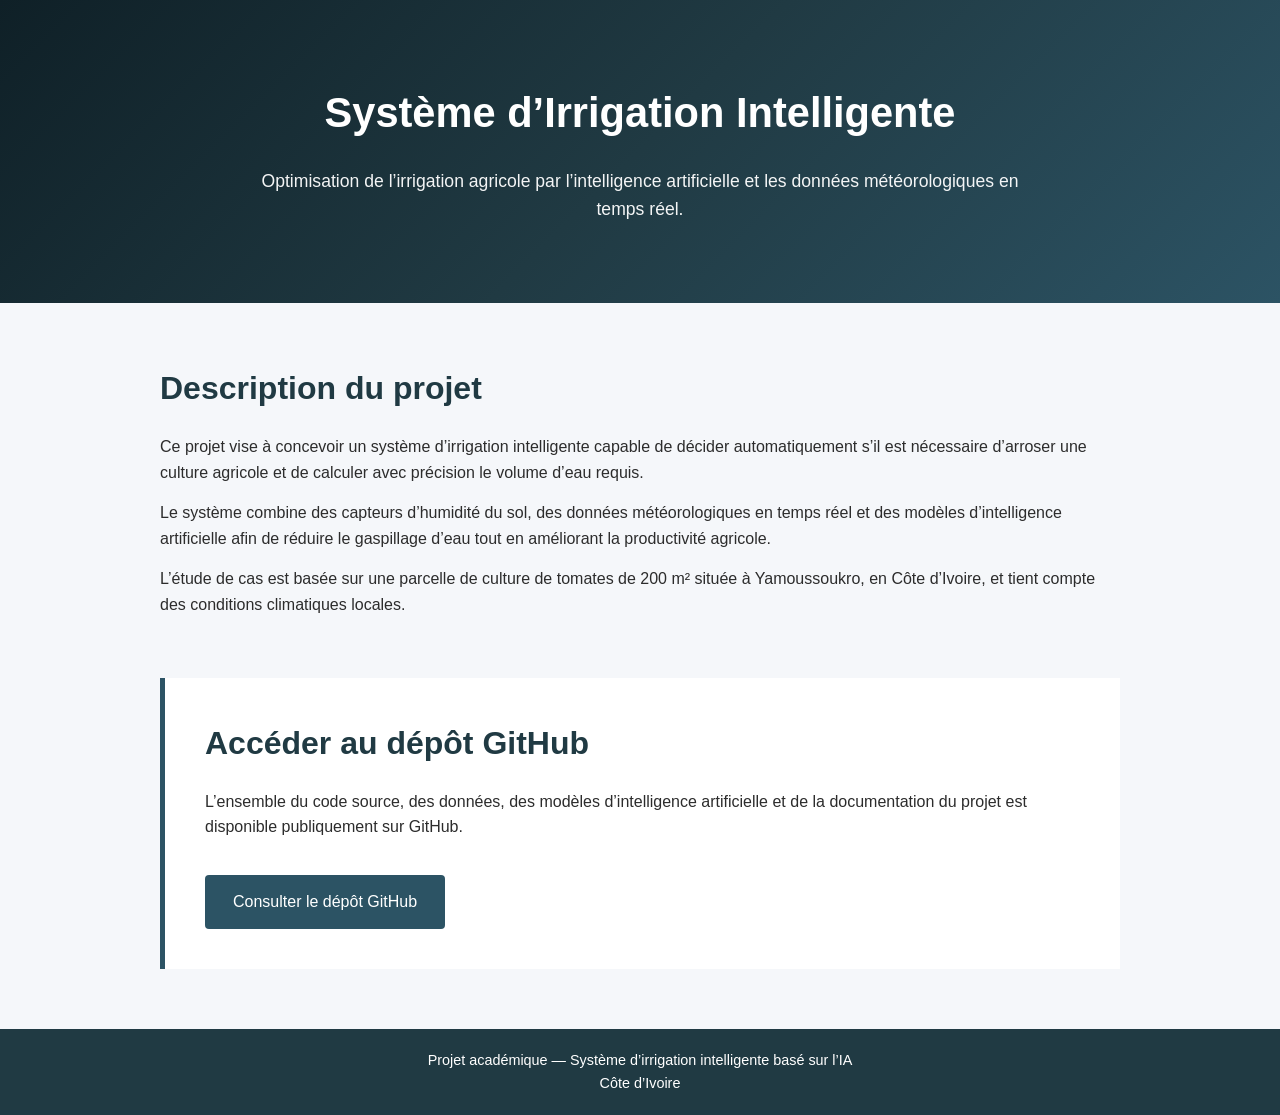
<file: docs/index.html>
<!DOCTYPE html>
<html lang="fr">
<head>
    <meta charset="UTF-8">
    <title>Système d’Irrigation Intelligente — Côte d’Ivoire</title>
    <meta name="viewport" content="width=device-width, initial-scale=1.0">
    <link rel="stylesheet" href="style.css">
</head>
<body>

<header class="hero">
    <div class="hero-content">
        <h1>Système d’Irrigation Intelligente</h1>
        <p>
            Optimisation de l’irrigation agricole par l’intelligence artificielle
            et les données météorologiques en temps réel.
        </p>
    </div>
</header>

<main class="container">

    <!-- SECTION DESCRIPTION -->
    <section id="description" class="section">
        <h2>Description du projet</h2>
        <p>
            Ce projet vise à concevoir un système d’irrigation intelligente
            capable de décider automatiquement s’il est nécessaire d’arroser
            une culture agricole et de calculer avec précision le volume d’eau
            requis.
        </p>
        <p>
            Le système combine des capteurs d’humidité du sol, des données
            météorologiques en temps réel et des modèles d’intelligence
            artificielle afin de réduire le gaspillage d’eau tout en
            améliorant la productivité agricole.
        </p>
        <p>
            L’étude de cas est basée sur une parcelle de culture de tomates
            de 200 m² située à Yamoussoukro, en Côte d’Ivoire, et tient compte
            des conditions climatiques locales.
        </p>
    </section>

    <!-- SECTION GITHUB -->
    <section id="github" class="section section-dark">
        <h2>Accéder au dépôt GitHub</h2>
        <p>
            L’ensemble du code source, des données, des modèles d’intelligence
            artificielle et de la documentation du projet est disponible
            publiquement sur GitHub.
        </p>
        <a href="https://github.com/loicuriel663-maker/smart-irrigation-ai-ci"
           class="btn"
           target="_blank">
            Consulter le dépôt GitHub
        </a>
    </section>

</main>

<footer class="footer">
    <p>
        Projet académique — Système d’irrigation intelligente basé sur l’IA  
        <br>
        Côte d’Ivoire
    </p>
</footer>

</body>
</html>
</file>
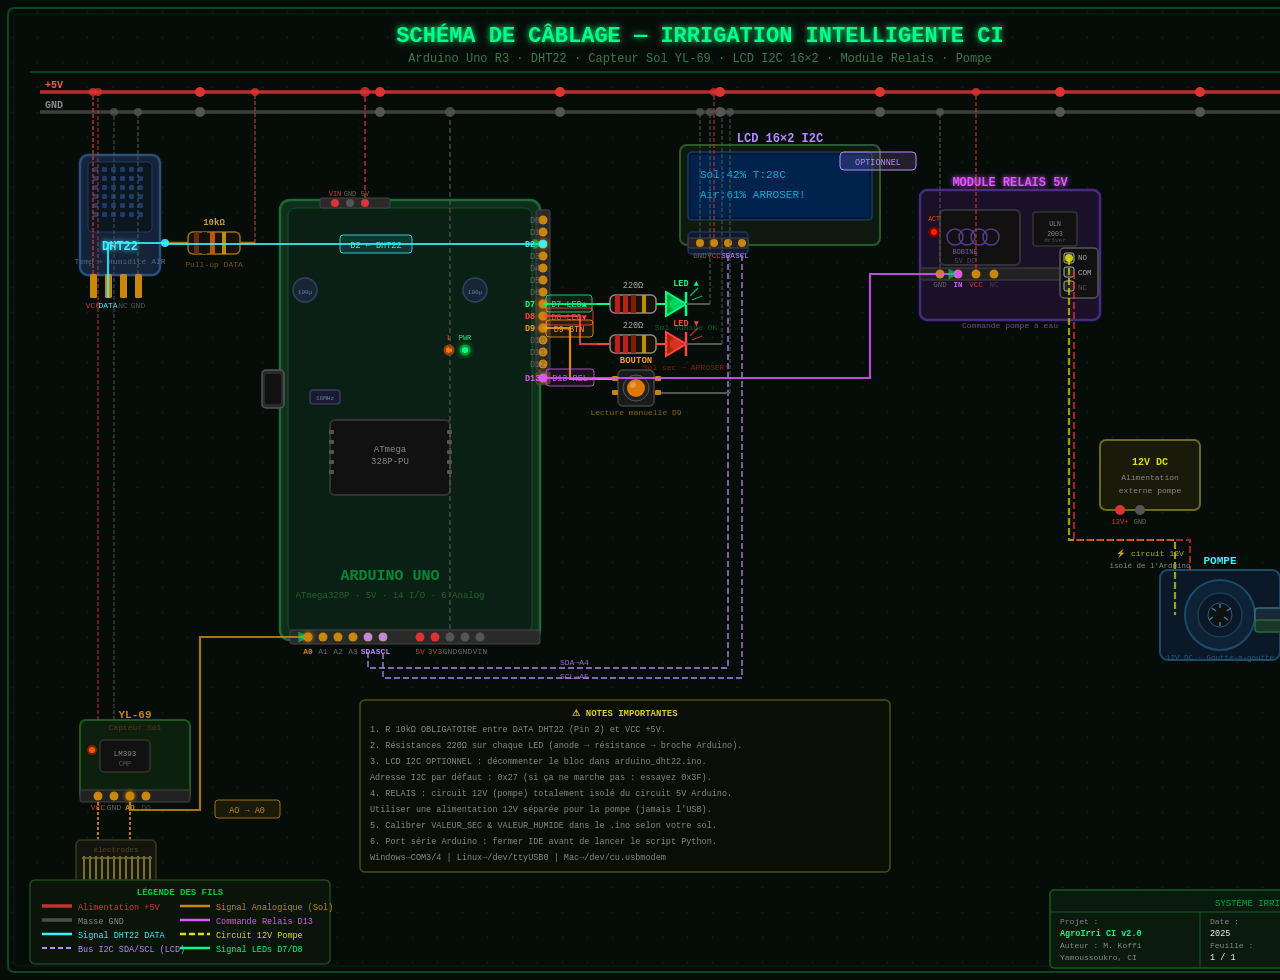
<file: code_arduino_uno.html>
<!doctype html>
<html lang="fr">
  <head>
    <meta charset="UTF-8" />
    <style>
      * {
        margin: 0;
        padding: 0;
        box-sizing: border-box;
      }
      body {
        background: #060d09;
        font-family: "Courier New", monospace;
        width: 1400px;
        height: 980px;
        overflow: hidden;
      }
      svg {
        display: block;
      }
    </style>
  </head>
  <body>
    <svg
      viewBox="0 0 1400 980"
      width="1400"
      height="980"
      xmlns="http://www.w3.org/2000/svg"
    >
      <defs>
        <!-- Fond PCB -->
        <pattern id="dots" width="25" height="25" patternUnits="userSpaceOnUse">
          <circle cx="12.5" cy="12.5" r="0.9" fill="rgba(0,200,80,0.13)" />
        </pattern>
        <!-- Filtres glow -->
        <filter id="gv" x="-30%" y="-30%" width="160%" height="160%">
          <feGaussianBlur stdDeviation="3" result="b" />
          <feMerge>
            <feMergeNode in="b" />
            <feMergeNode in="SourceGraphic" />
          </feMerge>
        </filter>
        <filter id="gb" x="-30%" y="-30%" width="160%" height="160%">
          <feGaussianBlur stdDeviation="2.5" result="b" />
          <feMerge>
            <feMergeNode in="b" />
            <feMergeNode in="SourceGraphic" />
          </feMerge>
        </filter>
        <filter id="gr" x="-30%" y="-30%" width="160%" height="160%">
          <feGaussianBlur stdDeviation="3" result="b" />
          <feMerge>
            <feMergeNode in="b" />
            <feMergeNode in="SourceGraphic" />
          </feMerge>
        </filter>
        <filter id="go" x="-30%" y="-30%" width="160%" height="160%">
          <feGaussianBlur stdDeviation="2" result="b" />
          <feMerge>
            <feMergeNode in="b" />
            <feMergeNode in="SourceGraphic" />
          </feMerge>
        </filter>
        <!-- Marqueur flèche -->
        <marker
          id="arr"
          viewBox="0 0 8 8"
          refX="7"
          refY="4"
          markerWidth="5"
          markerHeight="5"
          orient="auto"
        >
          <path d="M0,0 L8,4 L0,8z" fill="rgba(0,255,120,0.6)" />
        </marker>
      </defs>

      <!-- ═══════════ FOND ═══════════ -->
      <rect width="1400" height="980" fill="#060d09" />
      <rect width="1400" height="980" fill="url(#dots)" />
      <!-- Bord cadre schéma -->
      <rect
        x="8"
        y="8"
        width="1384"
        height="964"
        rx="6"
        fill="none"
        stroke="rgba(0,255,100,0.25)"
        stroke-width="2"
      />
      <rect
        x="14"
        y="14"
        width="1372"
        height="952"
        rx="4"
        fill="none"
        stroke="rgba(0,255,100,0.08)"
        stroke-width="1"
      />

      <!-- ═══════════ CARTOUCHE (bas droit) ═══════════ -->
      <rect
        x="1050"
        y="890"
        width="330"
        height="78"
        rx="4"
        fill="#0a1a0d"
        stroke="#1a5a20"
        stroke-width="1.5"
      />
      <line
        x1="1050"
        y1="912"
        x2="1380"
        y2="912"
        stroke="#1a5a20"
        stroke-width="1"
      />
      <line
        x1="1200"
        y1="912"
        x2="1200"
        y2="968"
        stroke="#1a5a20"
        stroke-width="1"
      />
      <text
        x="1215"
        y="906"
        font-family="Courier New"
        font-size="9"
        fill="#00aa44"
      >
        SYSTÈME IRRIGATION CI
      </text>
      <text
        x="1060"
        y="924"
        font-family="Courier New"
        font-size="8"
        fill="#888"
      >
        Projet :
      </text>
      <text
        x="1060"
        y="936"
        font-family="Courier New"
        font-size="8.5"
        font-weight="bold"
        fill="#00ff88"
      >
        AgroIrri CI v2.0
      </text>
      <text
        x="1060"
        y="948"
        font-family="Courier New"
        font-size="8"
        fill="#888"
      >
        Auteur : M. Koffi
      </text>
      <text
        x="1060"
        y="960"
        font-family="Courier New"
        font-size="8"
        fill="#888"
      >
        Yamoussoukro, CI
      </text>
      <text
        x="1210"
        y="924"
        font-family="Courier New"
        font-size="8"
        fill="#888"
      >
        Date :
      </text>
      <text
        x="1210"
        y="936"
        font-family="Courier New"
        font-size="8.5"
        fill="#fff"
      >
        2025
      </text>
      <text
        x="1210"
        y="948"
        font-family="Courier New"
        font-size="8"
        fill="#888"
      >
        Feuille :
      </text>
      <text
        x="1210"
        y="960"
        font-family="Courier New"
        font-size="8.5"
        fill="#fff"
      >
        1 / 1
      </text>

      <!-- ═══════════ TITRE ═══════════ -->
      <text
        x="700"
        y="42"
        text-anchor="middle"
        font-family="Courier New"
        font-size="22"
        font-weight="bold"
        fill="#00ff88"
        filter="url(#gv)"
      >
        SCHÉMA DE CÂBLAGE — IRRIGATION INTELLIGENTE CI
      </text>
      <text
        x="700"
        y="62"
        text-anchor="middle"
        font-family="Courier New"
        font-size="12"
        fill="#3a7a4a"
      >
        Arduino Uno R3 · DHT22 · Capteur Sol YL-69 · LCD I2C 16×2 · Module
        Relais · Pompe
      </text>
      <line
        x1="30"
        y1="72"
        x2="1370"
        y2="72"
        stroke="rgba(0,255,100,0.3)"
        stroke-width="1.5"
      />

      <!-- ════════════════════════════════════════════════════
       RAILS ALIMENTATION
  ════════════════════════════════════════════════════ -->
      <!-- Rail +5V rouge (haut) -->
      <line
        x1="40"
        y1="92"
        x2="1360"
        y2="92"
        stroke="#dd3333"
        stroke-width="3.5"
        opacity="0.85"
      />
      <text
        x="45"
        y="88"
        font-family="Courier New"
        font-size="10"
        font-weight="bold"
        fill="#ff5555"
      >
        +5V
      </text>
      <text
        x="1290"
        y="88"
        font-family="Courier New"
        font-size="10"
        font-weight="bold"
        fill="#ff5555"
      >
        +5V
      </text>
      <!-- Points de connexion 5V -->
      <circle cx="200" cy="92" r="5" fill="#dd3333" />
      <circle cx="380" cy="92" r="5" fill="#dd3333" />
      <circle cx="560" cy="92" r="5" fill="#dd3333" />
      <circle cx="720" cy="92" r="5" fill="#dd3333" />
      <circle cx="880" cy="92" r="5" fill="#dd3333" />
      <circle cx="1060" cy="92" r="5" fill="#dd3333" />
      <circle cx="1200" cy="92" r="5" fill="#dd3333" />

      <!-- Rail GND noir (haut) -->
      <line
        x1="40"
        y1="112"
        x2="1360"
        y2="112"
        stroke="#444"
        stroke-width="3.5"
        opacity="0.9"
      />
      <text
        x="45"
        y="108"
        font-family="Courier New"
        font-size="10"
        font-weight="bold"
        fill="#888"
      >
        GND
      </text>
      <text
        x="1290"
        y="108"
        font-family="Courier New"
        font-size="10"
        font-weight="bold"
        fill="#888"
      >
        GND
      </text>
      <!-- Points de connexion GND -->
      <circle cx="200" cy="112" r="5" fill="#555" />
      <circle cx="380" cy="112" r="5" fill="#555" />
      <circle cx="560" cy="112" r="5" fill="#555" />
      <circle cx="720" cy="112" r="5" fill="#555" />
      <circle cx="880" cy="112" r="5" fill="#555" />
      <circle cx="1060" cy="112" r="5" fill="#555" />
      <circle cx="1200" cy="112" r="5" fill="#555" />

      <!-- ════════════════════════════════════════════════════
       ARDUINO UNO — Centre gauche
  ════════════════════════════════════════════════════ -->
      <g id="arduino">
        <!-- PCB vert -->
        <rect
          x="280"
          y="200"
          width="260"
          height="440"
          rx="10"
          fill="#0f2e1c"
          stroke="#1e6a35"
          stroke-width="2.5"
        />
        <rect
          x="288"
          y="208"
          width="244"
          height="424"
          rx="7"
          fill="#0a2015"
          stroke="#155025"
          stroke-width="1"
        />

        <!-- USB-B -->
        <rect
          x="262"
          y="370"
          width="22"
          height="38"
          rx="4"
          fill="#2a2a2a"
          stroke="#555"
          stroke-width="1.5"
        />
        <rect x="265" y="374" width="16" height="30" rx="2" fill="#111" />

        <!-- Cristal -->
        <rect
          x="310"
          y="390"
          width="30"
          height="14"
          rx="3"
          fill="#1a1a30"
          stroke="#3a3a60"
          stroke-width="1.5"
        />
        <text
          x="325"
          y="400"
          text-anchor="middle"
          font-family="Courier New"
          font-size="6"
          fill="#6688aa"
        >
          16MHz
        </text>

        <!-- ATmega328P -->
        <rect
          x="330"
          y="420"
          width="120"
          height="75"
          rx="5"
          fill="#111"
          stroke="#333"
          stroke-width="2"
        />
        <text
          x="390"
          y="452"
          text-anchor="middle"
          font-family="Courier New"
          font-size="9"
          fill="#888"
        >
          ATmega
        </text>
        <text
          x="390"
          y="464"
          text-anchor="middle"
          font-family="Courier New"
          font-size="9"
          fill="#888"
        >
          328P-PU
        </text>
        <!-- Pastilles puce -->
        <g fill="#555">
          <rect x="329" y="430" width="5" height="4" rx="1" />
          <rect x="329" y="440" width="5" height="4" rx="1" />
          <rect x="329" y="450" width="5" height="4" rx="1" />
          <rect x="329" y="460" width="5" height="4" rx="1" />
          <rect x="329" y="470" width="5" height="4" rx="1" />
          <rect x="447" y="430" width="5" height="4" rx="1" />
          <rect x="447" y="440" width="5" height="4" rx="1" />
          <rect x="447" y="450" width="5" height="4" rx="1" />
          <rect x="447" y="460" width="5" height="4" rx="1" />
          <rect x="447" y="470" width="5" height="4" rx="1" />
        </g>

        <!-- Condensateurs -->
        <ellipse
          cx="305"
          cy="290"
          rx="12"
          ry="12"
          fill="#192535"
          stroke="#2a4565"
          stroke-width="1.5"
        />
        <text
          x="305"
          y="294"
          text-anchor="middle"
          font-family="Courier New"
          font-size="6"
          fill="#5588bb"
        >
          100µ
        </text>
        <ellipse
          cx="475"
          cy="290"
          rx="12"
          ry="12"
          fill="#192535"
          stroke="#2a4565"
          stroke-width="1.5"
        />
        <text
          x="475"
          y="294"
          text-anchor="middle"
          font-family="Courier New"
          font-size="6"
          fill="#5588bb"
        >
          100µ
        </text>

        <!-- LED PWR -->
        <circle
          cx="465"
          cy="350"
          r="5.5"
          fill="#00aa33"
          filter="url(#gv)"
          opacity="0.9"
        />
        <circle cx="465" cy="350" r="3" fill="#00ff88" />
        <text
          x="465"
          y="340"
          text-anchor="middle"
          font-family="Courier New"
          font-size="7"
          fill="#00ff88"
        >
          PWR
        </text>
        <!-- LED L -->
        <circle cx="449" cy="350" r="5.5" fill="#aa4400" opacity="0.9" />
        <circle cx="449" cy="350" r="3" fill="#ff7700" />
        <text
          x="449"
          y="340"
          text-anchor="middle"
          font-family="Courier New"
          font-size="7"
          fill="#ff7700"
        >
          L
        </text>

        <!-- BROCHES NUMÉRIQUES (côté droit) -->
        <!-- En-tête broches D0→D13 -->
        <rect
          x="536"
          y="210"
          width="14"
          height="160"
          rx="2"
          fill="#2a2a2a"
          stroke="#444"
        />
        <g fill="#c8860a">
          <circle cx="543" cy="220" r="4.5" />
          <!-- D0 -->
          <circle cx="543" cy="232" r="4.5" />
          <!-- D1 -->
          <circle cx="543" cy="244" r="4.5" filter="url(#gb)" />
          <!-- D2 DHT22 -->
          <circle cx="543" cy="256" r="4.5" />
          <!-- D3 -->
          <circle cx="543" cy="268" r="4.5" />
          <!-- D4 -->
          <circle cx="543" cy="280" r="4.5" />
          <!-- D5 -->
          <circle cx="543" cy="292" r="4.5" />
          <!-- D6 -->
          <circle cx="543" cy="304" r="4.5" filter="url(#gv)" />
          <!-- D7 LED verte -->
          <circle cx="543" cy="316" r="4.5" filter="url(#gr)" />
          <!-- D8 LED rouge -->
          <circle cx="543" cy="328" r="4.5" filter="url(#go)" />
          <!-- D9 BOUTON -->
          <circle cx="543" cy="340" r="4.5" />
          <!-- D10 -->
          <circle cx="543" cy="352" r="4.5" />
          <!-- D11 -->
          <circle cx="543" cy="364" r="4.5" />
          <!-- D12 -->
        </g>
        <!-- En-tête broches D13 + RELAIS -->
        <rect
          x="536"
          y="372"
          width="14"
          height="12"
          rx="2"
          fill="#2a2a2a"
          stroke="#444"
        />
        <circle cx="543" cy="378" r="4.5" fill="#c8860a" filter="url(#gr)" />
        <!-- D13 RELAIS -->

        <!-- Labels broches droite -->
        <g font-family="Courier New" font-size="8.5" fill="#666">
          <text x="530" y="223">D0</text>
          <text x="530" y="235">D1</text>
          <text x="525" y="247" fill="#3af0ff" font-weight="bold">D2</text>
          <text x="530" y="259">D3</text>
          <text x="530" y="271">D4</text>
          <text x="530" y="283">D5</text>
          <text x="530" y="295">D6</text>
          <text x="525" y="307" fill="#00ff88" font-weight="bold">D7</text>
          <text x="525" y="319" fill="#ff4444" font-weight="bold">D8</text>
          <text x="525" y="331" fill="#ff9922" font-weight="bold">D9</text>
          <text x="530" y="343">D10</text>
          <text x="530" y="355">D11</text>
          <text x="530" y="367">D12</text>
          <text x="525" y="381" fill="#dd55ff" font-weight="bold">D13</text>
        </g>

        <!-- BROCHES ANALOGIQUES + POWER (bas) -->
        <rect
          x="290"
          y="630"
          width="250"
          height="14"
          rx="2"
          fill="#2a2a2a"
          stroke="#444"
        />
        <g fill="#c8860a">
          <circle cx="308" cy="637" r="4.5" filter="url(#go)" />
          <!-- A0 SOL -->
          <circle cx="323" cy="637" r="4.5" />
          <!-- A1 -->
          <circle cx="338" cy="637" r="4.5" />
          <!-- A2 -->
          <circle cx="353" cy="637" r="4.5" />
          <!-- A3 -->
          <circle cx="368" cy="637" r="4.5" />
          <!-- A4 SDA -->
          <circle cx="383" cy="637" r="4.5" />
          <!-- A5 SCL -->
        </g>
        <g fill="#dd3333">
          <circle cx="420" cy="637" r="4.5" />
          <!-- 5V -->
          <circle cx="435" cy="637" r="4.5" />
          <!-- 3V3 -->
        </g>
        <g fill="#555">
          <circle cx="450" cy="637" r="4.5" />
          <!-- GND -->
          <circle cx="465" cy="637" r="4.5" />
          <!-- GND -->
          <circle cx="480" cy="637" r="4.5" />
          <!-- VIN -->
        </g>
        <g font-family="Courier New" font-size="8" text-anchor="middle">
          <text x="308" y="654" fill="#c8860a" font-weight="bold">A0</text>
          <text x="323" y="654" fill="#666">A1</text>
          <text x="338" y="654" fill="#666">A2</text>
          <text x="353" y="654" fill="#666">A3</text>
          <text x="368" y="654" fill="#bb88ff" font-weight="bold">SDA</text>
          <text x="383" y="654" fill="#bb88ff" font-weight="bold">SCL</text>
          <text x="420" y="654" fill="#dd3333">5V</text>
          <text x="435" y="654" fill="#dd3333">3V3</text>
          <text x="450" y="654" fill="#666">GND</text>
          <text x="465" y="654" fill="#666">GND</text>
          <text x="480" y="654" fill="#666">VIN</text>
        </g>

        <!-- Power pins haut -->
        <rect
          x="320"
          y="198"
          width="70"
          height="10"
          rx="2"
          fill="#2a2a2a"
          stroke="#444"
        />
        <circle cx="335" cy="203" r="4" fill="#dd3333" />
        <circle cx="350" cy="203" r="4" fill="#555" />
        <circle cx="365" cy="203" r="4" fill="#dd3333" />
        <text
          x="335"
          y="196"
          text-anchor="middle"
          font-family="Courier New"
          font-size="7"
          fill="#dd3333"
        >
          VIN
        </text>
        <text
          x="350"
          y="196"
          text-anchor="middle"
          font-family="Courier New"
          font-size="7"
          fill="#666"
        >
          GND
        </text>
        <text
          x="365"
          y="196"
          text-anchor="middle"
          font-family="Courier New"
          font-size="7"
          fill="#dd3333"
        >
          5V
        </text>

        <!-- Texte Arduino -->
        <text
          x="390"
          y="580"
          text-anchor="middle"
          font-family="Courier New"
          font-size="15"
          font-weight="bold"
          fill="#00cc55"
          opacity="0.6"
        >
          ARDUINO UNO
        </text>
        <text
          x="390"
          y="598"
          text-anchor="middle"
          font-family="Courier New"
          font-size="9"
          fill="#2a6030"
        >
          ATmega328P · 5V · 14 I/O · 6 Analog
        </text>

        <!-- Connexion 5V Arduino → rail 5V -->
        <line
          x1="365"
          y1="198"
          x2="365"
          y2="92"
          stroke="#dd3333"
          stroke-width="2"
          stroke-dasharray="5,3"
          opacity="0.6"
        />
        <circle cx="365" cy="92" r="5" fill="#dd3333" opacity="0.8" />
        <!-- GND Arduino → rail GND -->
        <line
          x1="450"
          y1="637"
          x2="450"
          y2="112"
          stroke="#555"
          stroke-width="2"
          stroke-dasharray="5,3"
          opacity="0.6"
        />
        <circle cx="450" cy="112" r="5" fill="#555" opacity="0.8" />
      </g>

      <!-- ════════════════════════════════════════════════════
       DHT22 — En haut à gauche
  ════════════════════════════════════════════════════ -->
      <g id="dht22">
        <!-- Boîtier -->
        <rect
          x="80"
          y="155"
          width="80"
          height="120"
          rx="8"
          fill="#142338"
          stroke="#2a5080"
          stroke-width="2.5"
        />
        <!-- Grille avant -->
        <rect
          x="88"
          y="162"
          width="64"
          height="70"
          rx="4"
          fill="#0a1620"
          stroke="#1e3a60"
          stroke-width="1"
        />
        <g fill="#1e3a66">
          <rect x="93" y="167" width="5" height="5" rx="1" />
          <rect x="102" y="167" width="5" height="5" rx="1" />
          <rect x="111" y="167" width="5" height="5" rx="1" />
          <rect x="120" y="167" width="5" height="5" rx="1" />
          <rect x="129" y="167" width="5" height="5" rx="1" />
          <rect x="138" y="167" width="5" height="5" rx="1" />
          <rect x="93" y="176" width="5" height="5" rx="1" />
          <rect x="102" y="176" width="5" height="5" rx="1" />
          <rect x="111" y="176" width="5" height="5" rx="1" />
          <rect x="120" y="176" width="5" height="5" rx="1" />
          <rect x="129" y="176" width="5" height="5" rx="1" />
          <rect x="138" y="176" width="5" height="5" rx="1" />
          <rect x="93" y="185" width="5" height="5" rx="1" />
          <rect x="102" y="185" width="5" height="5" rx="1" />
          <rect x="111" y="185" width="5" height="5" rx="1" />
          <rect x="120" y="185" width="5" height="5" rx="1" />
          <rect x="129" y="185" width="5" height="5" rx="1" />
          <rect x="138" y="185" width="5" height="5" rx="1" />
          <rect x="93" y="194" width="5" height="5" rx="1" />
          <rect x="102" y="194" width="5" height="5" rx="1" />
          <rect x="111" y="194" width="5" height="5" rx="1" />
          <rect x="120" y="194" width="5" height="5" rx="1" />
          <rect x="129" y="194" width="5" height="5" rx="1" />
          <rect x="138" y="194" width="5" height="5" rx="1" />
          <rect x="93" y="203" width="5" height="5" rx="1" />
          <rect x="102" y="203" width="5" height="5" rx="1" />
          <rect x="111" y="203" width="5" height="5" rx="1" />
          <rect x="120" y="203" width="5" height="5" rx="1" />
          <rect x="129" y="203" width="5" height="5" rx="1" />
          <rect x="138" y="203" width="5" height="5" rx="1" />
          <rect x="93" y="212" width="5" height="5" rx="1" />
          <rect x="102" y="212" width="5" height="5" rx="1" />
          <rect x="111" y="212" width="5" height="5" rx="1" />
          <rect x="120" y="212" width="5" height="5" rx="1" />
          <rect x="129" y="212" width="5" height="5" rx="1" />
          <rect x="138" y="212" width="5" height="5" rx="1" />
        </g>
        <!-- Pattes (4) -->
        <g fill="#c8860a">
          <rect x="90" y="274" width="7" height="24" rx="1.5" />
          <rect x="105" y="274" width="7" height="24" rx="1.5" />
          <rect x="120" y="274" width="7" height="24" rx="1.5" />
          <rect x="135" y="274" width="7" height="24" rx="1.5" />
        </g>
        <!-- Labels pattes -->
        <g font-family="Courier New" font-size="8" text-anchor="middle">
          <text x="93" y="308" fill="#dd3333">VCC</text>
          <text x="108" y="308" fill="#3af0ff">DATA</text>
          <text x="123" y="308" fill="#555">NC</text>
          <text x="138" y="308" fill="#555">GND</text>
        </g>
        <!-- Label -->
        <text
          x="120"
          y="250"
          text-anchor="middle"
          font-family="Courier New"
          font-size="12"
          font-weight="bold"
          fill="#3af0ff"
          filter="url(#gb)"
        >
          DHT22
        </text>
        <text
          x="120"
          y="264"
          text-anchor="middle"
          font-family="Courier New"
          font-size="8"
          fill="#446688"
        >
          Temp + Humidité AIR
        </text>

        <!-- VCC DHT22 → rail 5V -->
        <line
          x1="93"
          y1="274"
          x2="93"
          y2="92"
          stroke="#dd3333"
          stroke-width="1.8"
          stroke-dasharray="4,2"
          opacity="0.7"
        />
        <circle cx="93" cy="92" r="4" fill="#dd3333" opacity="0.8" />
        <!-- GND DHT22 → rail GND -->
        <line
          x1="138"
          y1="274"
          x2="138"
          y2="112"
          stroke="#555"
          stroke-width="1.8"
          stroke-dasharray="4,2"
          opacity="0.6"
        />
        <circle cx="138" cy="112" r="4" fill="#555" opacity="0.8" />
      </g>

      <!-- ════════════════════════════════════════════════════
       RÉSISTANCE PULL-UP 10kΩ
  ════════════════════════════════════════════════════ -->
      <g id="r10k">
        <!-- Corps résistance -->
        <rect
          x="188"
          y="232"
          width="52"
          height="22"
          rx="5"
          fill="#1a1005"
          stroke="#9a7010"
          stroke-width="1.5"
        />
        <!-- Bandes couleur : brun-noir-orange-or = 10kΩ -->
        <rect
          x="194"
          y="232"
          width="5"
          height="22"
          fill="#6b3010"
          opacity="0.9"
        />
        <rect x="202" y="232" width="5" height="22" fill="#111" opacity="0.9" />
        <rect
          x="210"
          y="232"
          width="5"
          height="22"
          fill="#c86010"
          opacity="0.9"
        />
        <rect
          x="222"
          y="232"
          width="4"
          height="22"
          fill="#c8a000"
          opacity="0.9"
        />
        <!-- Fils -->
        <line
          x1="165"
          y1="243"
          x2="188"
          y2="243"
          stroke="#9a7010"
          stroke-width="2.5"
        />
        <line
          x1="240"
          y1="243"
          x2="255"
          y2="243"
          stroke="#9a7010"
          stroke-width="2.5"
        />
        <!-- Label -->
        <text
          x="214"
          y="225"
          text-anchor="middle"
          font-family="Courier New"
          font-size="9"
          font-weight="bold"
          fill="#c8a030"
        >
          10kΩ
        </text>
        <text
          x="214"
          y="267"
          text-anchor="middle"
          font-family="Courier New"
          font-size="8"
          fill="#7a5010"
        >
          Pull-up DATA
        </text>

        <!-- Junction : fil DATA DHT22 → résistance puis vers D2 -->
        <!-- DHT22 DATA patte → point de jonction à x=165 -->
        <line
          x1="108"
          y1="298"
          x2="108"
          y2="243"
          stroke="#3af0ff"
          stroke-width="2.2"
          opacity="0.85"
        />
        <line
          x1="108"
          y1="243"
          x2="165"
          y2="243"
          stroke="#3af0ff"
          stroke-width="2.2"
          opacity="0.85"
        />
        <!-- Point jonction -->
        <circle cx="165" cy="243" r="4" fill="#3af0ff" opacity="0.9" />
        <!-- Résistance → rail 5V -->
        <line
          x1="255"
          y1="243"
          x2="255"
          y2="92"
          stroke="#dd3333"
          stroke-width="1.8"
          stroke-dasharray="4,2"
          opacity="0.6"
        />
        <circle cx="255" cy="92" r="4" fill="#dd3333" opacity="0.8" />
        <!-- Fil DATA → D2 Arduino -->
        <polyline
          points="165,243 165,244 543,244"
          fill="none"
          stroke="#3af0ff"
          stroke-width="2.2"
          opacity="0.85"
          marker-end="url(#arr)"
        />
        <circle cx="543" cy="244" r="4" fill="#3af0ff" />
      </g>
      <!-- Label connexion D2 -->
      <rect
        x="340"
        y="235"
        width="72"
        height="18"
        rx="3"
        fill="rgba(58,240,255,0.1)"
        stroke="#3af0ff"
        stroke-width="0.8"
      />
      <text
        x="376"
        y="248"
        text-anchor="middle"
        font-family="Courier New"
        font-size="8.5"
        fill="#3af0ff"
      >
        D2 ← DHT22
      </text>

      <!-- ════════════════════════════════════════════════════
       LCD I2C 16×2 — En haut milieu-droite
  ════════════════════════════════════════════════════ -->
      <g id="lcd">
        <!-- PCB LCD -->
        <rect
          x="680"
          y="145"
          width="200"
          height="100"
          rx="7"
          fill="#0d1a0d"
          stroke="#2a5a2a"
          stroke-width="2"
        />
        <!-- Zone écran -->
        <rect
          x="688"
          y="152"
          width="184"
          height="68"
          rx="4"
          fill="#001830"
          stroke="#1a3a60"
          stroke-width="1.5"
        />
        <!-- Texte LCD simulé -->
        <rect
          x="691"
          y="155"
          width="178"
          height="62"
          rx="2"
          fill="rgba(0,40,90,0.5)"
        />
        <text
          x="700"
          y="178"
          font-family="Courier New"
          font-size="11"
          fill="#00ddff"
          opacity="0.85"
        >
          Sol:42% T:28C
        </text>
        <text
          x="700"
          y="198"
          font-family="Courier New"
          font-size="11"
          fill="#00ddff"
          opacity="0.85"
        >
          Air:61% ARROSER!
        </text>
        <!-- Backlight -->
        <rect
          x="691"
          y="155"
          width="178"
          height="62"
          rx="2"
          fill="rgba(0,60,140,0.12)"
        />

        <!-- Module I2C soudé derrière -->
        <rect
          x="688"
          y="232"
          width="60"
          height="22"
          rx="4"
          fill="#101830"
          stroke="#203060"
          stroke-width="1.5"
        />
        <text
          x="718"
          y="246"
          text-anchor="middle"
          font-family="Courier New"
          font-size="7.5"
          fill="#4060a0"
        >
          I2C 0x27
        </text>

        <!-- Connecteur 4 broches I2C -->
        <rect
          x="688"
          y="238"
          width="60"
          height="10"
          rx="2"
          fill="#222"
          stroke="#444"
        />
        <g fill="#c8860a">
          <circle cx="700" cy="243" r="4" />
          <!-- GND -->
          <circle cx="714" cy="243" r="4" />
          <!-- VCC -->
          <circle cx="728" cy="243" r="4" />
          <!-- SDA -->
          <circle cx="742" cy="243" r="4" />
          <!-- SCL -->
        </g>
        <g font-family="Courier New" font-size="7.5" text-anchor="middle">
          <text x="700" y="258" fill="#666">GND</text>
          <text x="714" y="258" fill="#dd3333">VCC</text>
          <text x="728" y="258" fill="#bb88ff">SDA</text>
          <text x="742" y="258" fill="#bb88ff">SCL</text>
        </g>

        <!-- Badge OPTIONNEL -->
        <rect
          x="840"
          y="152"
          width="76"
          height="18"
          rx="4"
          fill="rgba(187,136,255,0.15)"
          stroke="#bb88ff"
          stroke-width="1"
        />
        <text
          x="878"
          y="165"
          text-anchor="middle"
          font-family="Courier New"
          font-size="8.5"
          fill="#bb88ff"
        >
          OPTIONNEL
        </text>

        <!-- Label -->
        <text
          x="780"
          y="142"
          text-anchor="middle"
          font-family="Courier New"
          font-size="12"
          font-weight="bold"
          fill="#bb88ff"
        >
          LCD 16×2 I2C
        </text>

        <!-- VCC LCD → rail 5V -->
        <line
          x1="714"
          y1="238"
          x2="714"
          y2="92"
          stroke="#dd3333"
          stroke-width="1.8"
          stroke-dasharray="4,2"
          opacity="0.55"
        />
        <circle cx="714" cy="92" r="4" fill="#dd3333" opacity="0.7" />
        <!-- GND LCD → rail GND -->
        <line
          x1="700"
          y1="238"
          x2="700"
          y2="112"
          stroke="#555"
          stroke-width="1.8"
          stroke-dasharray="4,2"
          opacity="0.55"
        />
        <circle cx="700" cy="112" r="4" fill="#555" opacity="0.7" />

        <!-- SDA → A4 Arduino (fil violet en pointillé) -->
        <polyline
          points="728,255 728,668 368,668 368,651"
          fill="none"
          stroke="#bb88ff"
          stroke-width="1.8"
          stroke-dasharray="6,3"
          opacity="0.7"
        />
        <circle cx="368" cy="637" r="4" fill="#bb88ff" opacity="0.9" />
        <!-- SCL → A5 Arduino -->
        <polyline
          points="742,255 742,678 383,678 383,651"
          fill="none"
          stroke="#bb88ff"
          stroke-width="1.8"
          stroke-dasharray="6,3"
          opacity="0.7"
        />
        <circle cx="383" cy="637" r="4" fill="#bb88ff" opacity="0.9" />
      </g>
      <!-- Labels SDA/SCL -->
      <text
        x="560"
        y="665"
        font-family="Courier New"
        font-size="8"
        fill="#bb88ff"
        opacity="0.8"
      >
        SDA→A4
      </text>
      <text
        x="560"
        y="679"
        font-family="Courier New"
        font-size="8"
        fill="#bb88ff"
        opacity="0.8"
      >
        SCL→A5
      </text>

      <!-- ════════════════════════════════════════════════════
       CAPTEUR SOL YL-69 — Bas gauche
  ════════════════════════════════════════════════════ -->
      <g id="capteur-sol">
        <!-- Module comparateur -->
        <rect
          x="80"
          y="720"
          width="110"
          height="80"
          rx="6"
          fill="#0d200d"
          stroke="#1e5a1e"
          stroke-width="2"
        />
        <!-- Chip LM393 -->
        <rect
          x="100"
          y="740"
          width="50"
          height="32"
          rx="4"
          fill="#111"
          stroke="#333"
          stroke-width="1.5"
        />
        <text
          x="125"
          y="756"
          text-anchor="middle"
          font-family="Courier New"
          font-size="7.5"
          fill="#888"
        >
          LM393
        </text>
        <text
          x="125"
          y="766"
          text-anchor="middle"
          font-family="Courier New"
          font-size="7"
          fill="#555"
        >
          CMP
        </text>
        <!-- LED indicateur -->
        <circle cx="92" cy="750" r="5" fill="#882200" opacity="0.9" />
        <circle cx="92" cy="750" r="3" fill="#ff5500" />

        <!-- Connecteur 4 broches -->
        <rect
          x="80"
          y="790"
          width="110"
          height="12"
          rx="2"
          fill="#222"
          stroke="#444"
        />
        <g fill="#c8860a">
          <circle cx="98" cy="796" r="4.5" />
          <!-- VCC -->
          <circle cx="114" cy="796" r="4.5" />
          <!-- GND -->
          <circle cx="130" cy="796" r="4.5" filter="url(#go)" />
          <!-- AO -->
          <circle cx="146" cy="796" r="4.5" />
          <!-- DO -->
        </g>
        <g font-family="Courier New" font-size="8" text-anchor="middle">
          <text x="98" y="810" fill="#dd3333">VCC</text>
          <text x="114" y="810" fill="#666">GND</text>
          <text x="130" y="810" fill="#c8860a" font-weight="bold">AO</text>
          <text x="146" y="810" fill="#444">DO</text>
        </g>

        <!-- Label module -->
        <text
          x="135"
          y="718"
          text-anchor="middle"
          font-family="Courier New"
          font-size="11"
          font-weight="bold"
          fill="#c8860a"
        >
          YL-69
        </text>
        <text
          x="135"
          y="730"
          text-anchor="middle"
          font-family="Courier New"
          font-size="8"
          fill="#5a3a10"
        >
          Capteur Sol
        </text>

        <!-- Fils électrodes → sonde sol -->
        <line
          x1="98"
          y1="802"
          x2="98"
          y2="840"
          stroke="#c8860a"
          stroke-width="1.8"
          stroke-dasharray="3,2"
        />
        <line
          x1="130"
          y1="802"
          x2="130"
          y2="840"
          stroke="#c8860a"
          stroke-width="1.8"
          stroke-dasharray="3,2"
        />

        <!-- Sonde électrodes (dans le sol) -->
        <rect
          x="76"
          y="840"
          width="80"
          height="100"
          rx="5"
          fill="#151510"
          stroke="#3a3a18"
          stroke-width="1.5"
        />
        <text
          x="116"
          y="852"
          text-anchor="middle"
          font-family="Courier New"
          font-size="7.5"
          fill="#4a4a20"
        >
          électrodes
        </text>
        <!-- Peignes conducteurs -->
        <g stroke="#7a7028" stroke-width="2" fill="none">
          <line x1="84" y1="856" x2="84" y2="930" />
          <line x1="90" y1="856" x2="90" y2="930" />
          <line x1="96" y1="856" x2="96" y2="930" />
          <line x1="102" y1="856" x2="102" y2="930" />
          <line x1="108" y1="856" x2="108" y2="930" />
          <line x1="114" y1="856" x2="114" y2="930" />
          <line x1="120" y1="856" x2="120" y2="930" />
          <line x1="126" y1="856" x2="126" y2="930" />
          <line x1="132" y1="856" x2="132" y2="930" />
          <line x1="138" y1="856" x2="138" y2="930" />
          <line x1="144" y1="856" x2="144" y2="930" />
          <line x1="150" y1="856" x2="150" y2="930" />
        </g>
        <line
          x1="82"
          y1="858"
          x2="152"
          y2="858"
          stroke="#7a7028"
          stroke-width="1.5"
        />
        <line
          x1="82"
          y1="928"
          x2="152"
          y2="928"
          stroke="#7a7028"
          stroke-width="1.5"
        />
        <text
          x="116"
          y="946"
          text-anchor="middle"
          font-family="Courier New"
          font-size="8"
          fill="#555"
        >
          ↓ dans le SOL
        </text>

        <!-- VCC capteur → rail 5V -->
        <line
          x1="98"
          y1="720"
          x2="98"
          y2="92"
          stroke="#dd3333"
          stroke-width="1.8"
          stroke-dasharray="4,2"
          opacity="0.5"
        />
        <circle cx="98" cy="92" r="4" fill="#dd3333" opacity="0.7" />
        <!-- GND capteur → rail GND -->
        <line
          x1="114"
          y1="720"
          x2="114"
          y2="112"
          stroke="#555"
          stroke-width="1.8"
          stroke-dasharray="4,2"
          opacity="0.5"
        />
        <circle cx="114" cy="112" r="4" fill="#555" opacity="0.7" />
        <!-- AO capteur → A0 Arduino -->
        <polyline
          points="130,802 130,810 200,810 200,637 308,637"
          fill="none"
          stroke="#c8860a"
          stroke-width="2.2"
          opacity="0.85"
          marker-end="url(#arr)"
        />
        <circle cx="308" cy="637" r="4" fill="#c8860a" />
      </g>
      <!-- Label A0 -->
      <rect
        x="215"
        y="800"
        width="65"
        height="18"
        rx="3"
        fill="rgba(200,134,10,0.1)"
        stroke="#c8860a"
        stroke-width="0.8"
      />
      <text
        x="247"
        y="813"
        text-anchor="middle"
        font-family="Courier New"
        font-size="8.5"
        fill="#c8860a"
      >
        AO → A0
      </text>

      <!-- ════════════════════════════════════════════════════
       LED VERTE + RÉSISTANCE 220Ω
  ════════════════════════════════════════════════════ -->
      <g id="led-verte">
        <!-- Résistance 220Ω (rouge-rouge-brun-or) -->
        <rect
          x="610"
          y="295"
          width="46"
          height="18"
          rx="5"
          fill="#1a1005"
          stroke="#888"
          stroke-width="1.5"
        />
        <rect
          x="615"
          y="295"
          width="5"
          height="18"
          fill="#cc2222"
          opacity="0.9"
        />
        <rect
          x="623"
          y="295"
          width="5"
          height="18"
          fill="#cc2222"
          opacity="0.9"
        />
        <rect
          x="631"
          y="295"
          width="5"
          height="18"
          fill="#882200"
          opacity="0.9"
        />
        <rect
          x="642"
          y="295"
          width="4"
          height="18"
          fill="#c8a000"
          opacity="0.9"
        />
        <line
          x1="597"
          y1="304"
          x2="610"
          y2="304"
          stroke="#00ff88"
          stroke-width="2"
        />
        <line
          x1="656"
          y1="304"
          x2="666"
          y2="304"
          stroke="#00ff88"
          stroke-width="2"
        />
        <text
          x="633"
          y="288"
          text-anchor="middle"
          font-family="Courier New"
          font-size="8.5"
          fill="#aaa"
        >
          220Ω
        </text>

        <!-- LED verte (symbole) -->
        <polygon
          points="666,292 686,304 666,316"
          fill="#00aa33"
          stroke="#00ff88"
          stroke-width="2"
        />
        <line
          x1="686"
          y1="292"
          x2="686"
          y2="316"
          stroke="#00ff88"
          stroke-width="2.5"
        />
        <!-- Rayons lumineux -->
        <line
          x1="690"
          y1="296"
          x2="698"
          y2="288"
          stroke="#00ff88"
          stroke-width="1.2"
          opacity="0.7"
        />
        <line
          x1="692"
          y1="300"
          x2="702"
          y2="296"
          stroke="#00ff88"
          stroke-width="1.2"
          opacity="0.7"
        />
        <!-- Glow -->
        <circle
          cx="676"
          cy="304"
          r="6"
          fill="#00ff88"
          filter="url(#gv)"
          opacity="0.5"
        />
        <!-- GND fil -->
        <line
          x1="686"
          y1="304"
          x2="710"
          y2="304"
          stroke="#555"
          stroke-width="2"
        />
        <line
          x1="710"
          y1="304"
          x2="710"
          y2="112"
          stroke="#555"
          stroke-width="1.8"
          stroke-dasharray="4,2"
          opacity="0.6"
        />
        <circle cx="710" cy="112" r="4" fill="#555" opacity="0.7" />
        <!-- Label -->
        <text
          x="686"
          y="286"
          text-anchor="middle"
          font-family="Courier New"
          font-size="8.5"
          font-weight="bold"
          fill="#00ff88"
        >
          LED ▲
        </text>
        <text
          x="686"
          y="330"
          text-anchor="middle"
          font-family="Courier New"
          font-size="8"
          fill="#006622"
        >
          Sol humide OK
        </text>

        <!-- D7 → résistance → LED verte -->
        <polyline
          points="543,304 597,304"
          fill="none"
          stroke="#00ff88"
          stroke-width="2.2"
          opacity="0.85"
        />
      </g>
      <!-- Label D7 -->
      <rect
        x="546"
        y="295"
        width="46"
        height="17"
        rx="3"
        fill="rgba(0,255,136,0.08)"
        stroke="#00ff88"
        stroke-width="0.8"
      />
      <text
        x="569"
        y="307"
        text-anchor="middle"
        font-family="Courier New"
        font-size="8.5"
        fill="#00ff88"
      >
        D7→LED▲
      </text>

      <!-- ════════════════════════════════════════════════════
       LED ROUGE + RÉSISTANCE 220Ω
  ════════════════════════════════════════════════════ -->
      <g id="led-rouge">
        <rect
          x="610"
          y="335"
          width="46"
          height="18"
          rx="5"
          fill="#1a1005"
          stroke="#888"
          stroke-width="1.5"
        />
        <rect
          x="615"
          y="335"
          width="5"
          height="18"
          fill="#cc2222"
          opacity="0.9"
        />
        <rect
          x="623"
          y="335"
          width="5"
          height="18"
          fill="#cc2222"
          opacity="0.9"
        />
        <rect
          x="631"
          y="335"
          width="5"
          height="18"
          fill="#882200"
          opacity="0.9"
        />
        <rect
          x="642"
          y="335"
          width="4"
          height="18"
          fill="#c8a000"
          opacity="0.9"
        />
        <line
          x1="597"
          y1="344"
          x2="610"
          y2="344"
          stroke="#ff4444"
          stroke-width="2"
        />
        <line
          x1="656"
          y1="344"
          x2="666"
          y2="344"
          stroke="#ff4444"
          stroke-width="2"
        />
        <text
          x="633"
          y="328"
          text-anchor="middle"
          font-family="Courier New"
          font-size="8.5"
          fill="#aaa"
        >
          220Ω
        </text>

        <polygon
          points="666,332 686,344 666,356"
          fill="#aa2200"
          stroke="#ff4444"
          stroke-width="2"
        />
        <line
          x1="686"
          y1="332"
          x2="686"
          y2="356"
          stroke="#ff4444"
          stroke-width="2.5"
        />
        <line
          x1="690"
          y1="336"
          x2="698"
          y2="328"
          stroke="#ff4444"
          stroke-width="1.2"
          opacity="0.7"
        />
        <line
          x1="692"
          y1="340"
          x2="702"
          y2="336"
          stroke="#ff4444"
          stroke-width="1.2"
          opacity="0.7"
        />
        <circle
          cx="676"
          cy="344"
          r="6"
          fill="#ff4444"
          filter="url(#gr)"
          opacity="0.5"
        />
        <line
          x1="686"
          y1="344"
          x2="722"
          y2="344"
          stroke="#555"
          stroke-width="2"
        />
        <line
          x1="722"
          y1="344"
          x2="722"
          y2="112"
          stroke="#555"
          stroke-width="1.8"
          stroke-dasharray="4,2"
          opacity="0.55"
        />
        <circle cx="722" cy="112" r="4" fill="#555" opacity="0.7" />
        <text
          x="686"
          y="326"
          text-anchor="middle"
          font-family="Courier New"
          font-size="8.5"
          font-weight="bold"
          fill="#ff4444"
        >
          LED ▼
        </text>
        <text
          x="686"
          y="370"
          text-anchor="middle"
          font-family="Courier New"
          font-size="8"
          fill="#882200"
        >
          Sol sec → ARROSER!
        </text>

        <polyline
          points="543,316 580,316 580,344 597,344"
          fill="none"
          stroke="#ff4444"
          stroke-width="2.2"
          opacity="0.85"
        />
      </g>
      <rect
        x="546"
        y="308"
        width="47"
        height="17"
        rx="3"
        fill="rgba(255,68,68,0.08)"
        stroke="#ff4444"
        stroke-width="0.8"
      />
      <text
        x="569"
        y="320"
        text-anchor="middle"
        font-family="Courier New"
        font-size="8.5"
        fill="#ff4444"
      >
        D8→LED▼
      </text>

      <!-- ════════════════════════════════════════════════════
       BOUTON POUSSOIR
  ════════════════════════════════════════════════════ -->
      <g id="bouton">
        <rect
          x="618"
          y="370"
          width="36"
          height="36"
          rx="5"
          fill="#1a1a1a"
          stroke="#444"
          stroke-width="1.5"
        />
        <circle
          cx="636"
          cy="388"
          r="13"
          fill="#222"
          stroke="#555"
          stroke-width="1"
        />
        <circle cx="636" cy="388" r="9" fill="#ff8800" opacity="0.85" />
        <circle cx="633" cy="385" r="3" fill="rgba(255,255,255,0.25)" />
        <!-- Pattes -->
        <rect x="612" y="376" width="6" height="5" rx="1" fill="#c8860a" />
        <rect x="612" y="390" width="6" height="5" rx="1" fill="#c8860a" />
        <rect x="655" y="376" width="6" height="5" rx="1" fill="#c8860a" />
        <rect x="655" y="390" width="6" height="5" rx="1" fill="#c8860a" />
        <!-- Fils -->
        <line
          x1="597"
          y1="379"
          x2="612"
          y2="379"
          stroke="#ff9922"
          stroke-width="2"
        />
        <line
          x1="661"
          y1="393"
          x2="730"
          y2="393"
          stroke="#555"
          stroke-width="2"
        />
        <line
          x1="730"
          y1="393"
          x2="730"
          y2="112"
          stroke="#555"
          stroke-width="1.8"
          stroke-dasharray="4,2"
          opacity="0.55"
        />
        <circle cx="730" cy="112" r="4" fill="#555" opacity="0.7" />
        <text
          x="636"
          y="363"
          text-anchor="middle"
          font-family="Courier New"
          font-size="9"
          font-weight="bold"
          fill="#ff9922"
        >
          BOUTON
        </text>
        <text
          x="636"
          y="415"
          text-anchor="middle"
          font-family="Courier New"
          font-size="8"
          fill="#886611"
        >
          Lecture manuelle D9
        </text>

        <!-- D9 → bouton -->
        <polyline
          points="543,328 570,328 570,379 597,379"
          fill="none"
          stroke="#ff9922"
          stroke-width="2.2"
          opacity="0.85"
        />
      </g>
      <rect
        x="546"
        y="320"
        width="47"
        height="17"
        rx="3"
        fill="rgba(255,153,34,0.08)"
        stroke="#ff9922"
        stroke-width="0.8"
      />
      <text
        x="569"
        y="332"
        text-anchor="middle"
        font-family="Courier New"
        font-size="8.5"
        fill="#ff9922"
      >
        D9→BTN
      </text>

      <!-- ════════════════════════════════════════════════════
       MODULE RELAIS 5V — En haut droite
  ════════════════════════════════════════════════════ -->
      <g id="relais">
        <!-- PCB relais -->
        <rect
          x="920"
          y="190"
          width="180"
          height="130"
          rx="7"
          fill="#1a1028"
          stroke="#4a2a80"
          stroke-width="2.5"
        />

        <!-- Bobine relais (composant mécanique) -->
        <rect
          x="940"
          y="210"
          width="80"
          height="55"
          rx="5"
          fill="#111"
          stroke="#333"
          stroke-width="2"
        />
        <!-- Symbole bobine -->
        <g fill="none" stroke="#5a3a90" stroke-width="1.5">
          <ellipse cx="955" cy="237" rx="8" ry="8" />
          <ellipse cx="967" cy="237" rx="8" ry="8" />
          <ellipse cx="979" cy="237" rx="8" ry="8" />
          <ellipse cx="991" cy="237" rx="8" ry="8" />
        </g>
        <text
          x="965"
          y="254"
          text-anchor="middle"
          font-family="Courier New"
          font-size="7"
          fill="#7a5aaa"
        >
          BOBINE
        </text>
        <text
          x="965"
          y="263"
          text-anchor="middle"
          font-family="Courier New"
          font-size="7"
          fill="#5a3a80"
        >
          5V DC
        </text>

        <!-- Chip ULN2003 ou transistor driver -->
        <rect
          x="1033"
          y="212"
          width="44"
          height="34"
          rx="3"
          fill="#111"
          stroke="#333"
          stroke-width="1.5"
        />
        <text
          x="1055"
          y="226"
          text-anchor="middle"
          font-family="Courier New"
          font-size="6.5"
          fill="#888"
        >
          ULN
        </text>
        <text
          x="1055"
          y="236"
          text-anchor="middle"
          font-family="Courier New"
          font-size="6.5"
          fill="#888"
        >
          2003
        </text>
        <text
          x="1055"
          y="242"
          text-anchor="middle"
          font-family="Courier New"
          font-size="6"
          fill="#555"
        >
          driver
        </text>

        <!-- LED indicateur relais -->
        <circle cx="934" cy="232" r="5.5" fill="#880000" opacity="0.9" />
        <circle cx="934" cy="232" r="3" fill="#ff2200" />
        <text
          x="934"
          y="221"
          text-anchor="middle"
          font-family="Courier New"
          font-size="6.5"
          fill="#ff4400"
        >
          ACT
        </text>

        <!-- Connecteur de contrôle (4 broches : GND, IN, VCC, NC) -->
        <rect
          x="920"
          y="268"
          width="180"
          height="12"
          rx="2"
          fill="#222"
          stroke="#444"
        />
        <g fill="#c8860a">
          <circle cx="940" cy="274" r="4.5" />
          <!-- GND -->
          <circle cx="958" cy="274" r="4.5" />
          <!-- IN ← D13 -->
          <circle cx="976" cy="274" r="4.5" />
          <!-- VCC -->
          <circle cx="994" cy="274" r="4.5" />
          <!-- NC -->
        </g>
        <g font-family="Courier New" font-size="7.5" text-anchor="middle">
          <text x="940" y="287" fill="#666">GND</text>
          <text x="958" y="287" fill="#dd55ff" font-weight="bold">IN</text>
          <text x="976" y="287" fill="#dd3333">VCC</text>
          <text x="994" y="287" fill="#444">NC</text>
        </g>

        <!-- Bornes de sortie relais (NO, COM, NC) -->
        <rect
          x="1060"
          y="248"
          width="38"
          height="50"
          rx="4"
          fill="#111"
          stroke="#555"
          stroke-width="1.5"
        />
        <g fill="#888">
          <rect
            x="1064"
            y="253"
            width="10"
            height="10"
            rx="2"
            stroke="#aaa"
            stroke-width="1"
            fill="#222"
          />
          <rect
            x="1064"
            y="267"
            width="10"
            height="10"
            rx="2"
            stroke="#aaa"
            stroke-width="1"
            fill="#222"
          />
          <rect
            x="1064"
            y="281"
            width="10"
            height="10"
            rx="2"
            stroke="#aaa"
            stroke-width="1"
            fill="#222"
          />
        </g>
        <g font-family="Courier New" font-size="7.5">
          <text x="1078" y="260" fill="#aaa">NO</text>
          <text x="1078" y="275" fill="#aaa">COM</text>
          <text x="1078" y="290" fill="#555">NC</text>
        </g>

        <!-- Label relais -->
        <text
          x="1010"
          y="186"
          text-anchor="middle"
          font-family="Courier New"
          font-size="12"
          font-weight="bold"
          fill="#dd55ff"
          filter="url(#gb)"
        >
          MODULE RELAIS 5V
        </text>
        <text
          x="1010"
          y="328"
          text-anchor="middle"
          font-family="Courier New"
          font-size="8"
          fill="#6a4a90"
        >
          Commande pompe à eau
        </text>

        <!-- VCC relais → rail 5V -->
        <line
          x1="976"
          y1="268"
          x2="976"
          y2="92"
          stroke="#dd3333"
          stroke-width="1.8"
          stroke-dasharray="4,2"
          opacity="0.6"
        />
        <circle cx="976" cy="92" r="4" fill="#dd3333" opacity="0.8" />
        <!-- GND relais → rail GND -->
        <line
          x1="940"
          y1="268"
          x2="940"
          y2="112"
          stroke="#555"
          stroke-width="1.8"
          stroke-dasharray="4,2"
          opacity="0.6"
        />
        <circle cx="940" cy="112" r="4" fill="#555" opacity="0.8" />
        <!-- D13 → IN relais -->
        <polyline
          points="543,378 870,378 870,274 958,274"
          fill="none"
          stroke="#dd55ff"
          stroke-width="2.2"
          opacity="0.85"
          marker-end="url(#arr)"
        />
        <circle cx="543" cy="378" r="4" fill="#dd55ff" />
        <circle cx="958" cy="274" r="4" fill="#dd55ff" />
      </g>
      <!-- Label D13→Relais -->
      <rect
        x="546"
        y="369"
        width="48"
        height="17"
        rx="3"
        fill="rgba(221,85,255,0.08)"
        stroke="#dd55ff"
        stroke-width="0.8"
      />
      <text
        x="570"
        y="381"
        text-anchor="middle"
        font-family="Courier New"
        font-size="8.5"
        fill="#dd55ff"
      >
        D13→REL
      </text>

      <!-- ════════════════════════════════════════════════════
       POMPE À EAU + ALIMENTATION 12V
  ════════════════════════════════════════════════════ -->
      <g id="pompe">
        <!-- Alimentation 12V externe -->
        <rect
          x="1100"
          y="440"
          width="100"
          height="70"
          rx="6"
          fill="#1a1a0a"
          stroke="#6a6a20"
          stroke-width="2"
        />
        <text
          x="1150"
          y="465"
          text-anchor="middle"
          font-family="Courier New"
          font-size="10"
          font-weight="bold"
          fill="#dddd00"
        >
          12V DC
        </text>
        <text
          x="1150"
          y="480"
          text-anchor="middle"
          font-family="Courier New"
          font-size="8"
          fill="#888"
        >
          Alimentation
        </text>
        <text
          x="1150"
          y="493"
          text-anchor="middle"
          font-family="Courier New"
          font-size="8"
          fill="#888"
        >
          externe pompe
        </text>
        <!-- Prise + -->
        <circle cx="1120" cy="510" r="5" fill="#dd3333" />
        <circle cx="1140" cy="510" r="5" fill="#555" />
        <text
          x="1120"
          y="524"
          text-anchor="middle"
          font-family="Courier New"
          font-size="7"
          fill="#dd3333"
        >
          12V+
        </text>
        <text
          x="1140"
          y="524"
          text-anchor="middle"
          font-family="Courier New"
          font-size="7"
          fill="#666"
        >
          GND
        </text>

        <!-- Pompe à eau -->
        <rect
          x="1160"
          y="570"
          width="120"
          height="90"
          rx="8"
          fill="#0a1828"
          stroke="#1a4a6a"
          stroke-width="2"
        />
        <!-- Corps pompe (vue de côté) -->
        <ellipse
          cx="1220"
          cy="615"
          rx="35"
          ry="35"
          fill="#0d2235"
          stroke="#1a4a6a"
          stroke-width="2"
        />
        <ellipse
          cx="1220"
          cy="615"
          rx="22"
          ry="22"
          fill="#0a1828"
          stroke="#1a3a55"
          stroke-width="1.5"
        />
        <!-- Roue turbine -->
        <circle
          cx="1220"
          cy="615"
          r="12"
          fill="#111"
          stroke="#2a5a7a"
          stroke-width="1"
        />
        <g stroke="#3a7aaa" stroke-width="1.5" fill="none">
          <line x1="1220" y1="604" x2="1220" y2="608" />
          <line x1="1231" y1="608" x2="1227" y2="611" />
          <line x1="1228" y1="620" x2="1224" y2="617" />
          <line x1="1220" y1="626" x2="1220" y2="622" />
          <line x1="1209" y1="620" x2="1213" y2="617" />
          <line x1="1212" y1="608" x2="1216" y2="611" />
        </g>
        <!-- Tuyau entrée -->
        <rect
          x="1255"
          y="608"
          width="30"
          height="14"
          rx="3"
          fill="#1a2838"
          stroke="#3a6888"
          stroke-width="1.5"
        />
        <text
          x="1280"
          y="618"
          font-family="Courier New"
          font-size="7"
          fill="#5a88aa"
        >
          IN
        </text>
        <!-- Tuyau sortie (vers champ) -->
        <rect
          x="1255"
          y="620"
          width="50"
          height="12"
          rx="3"
          fill="#1a3828"
          stroke="#2a6840"
          stroke-width="1.5"
        />
        <text
          x="1290"
          y="629"
          font-family="Courier New"
          font-size="7"
          fill="#3a8850"
        >
          → Champ
        </text>

        <!-- Fils pompe depuis relais NO/COM -->
        <polyline
          points="1069,258 1069,540 1175,540 1175,615"
          fill="none"
          stroke="#dddd00"
          stroke-width="2.2"
          opacity="0.7"
          stroke-dasharray="7,3"
        />
        <circle cx="1069" cy="258" r="4" fill="#dddd00" opacity="0.9" />
        <!-- 12V+ → relais COM -->
        <polyline
          points="1074,272 1074,540 1190,540 1190,570"
          fill="none"
          stroke="#dd3333"
          stroke-width="2.2"
          opacity="0.7"
          stroke-dasharray="7,3"
        />

        <text
          x="1220"
          y="564"
          text-anchor="middle"
          font-family="Courier New"
          font-size="11"
          font-weight="bold"
          fill="#3af0ff"
        >
          POMPE
        </text>
        <text
          x="1220"
          y="660"
          text-anchor="middle"
          font-family="Courier New"
          font-size="7.5"
          fill="#2a5a7a"
        >
          12V DC · Goutte-à-goutte
        </text>
        <!-- Symbole courant alternatif -->
        <text
          x="1150"
          y="556"
          text-anchor="middle"
          font-family="Courier New"
          font-size="8"
          fill="#dddd00"
          opacity="0.8"
        >
          ⚡ circuit 12V
        </text>
        <text
          x="1150"
          y="568"
          text-anchor="middle"
          font-family="Courier New"
          font-size="7.5"
          fill="#888"
        >
          isolé de l'Arduino
        </text>
      </g>

      <!-- ════════════════════════════════════════════════════
       LÉGENDE
  ════════════════════════════════════════════════════ -->
      <rect
        x="30"
        y="880"
        width="300"
        height="84"
        rx="5"
        fill="#0a1408"
        stroke="#1a4a18"
        stroke-width="1.5"
      />
      <text
        x="180"
        y="895"
        text-anchor="middle"
        font-family="Courier New"
        font-size="9"
        font-weight="bold"
        fill="#00cc44"
      >
        LÉGENDE DES FILS
      </text>
      <g font-family="Courier New" font-size="8.5">
        <!-- Ligne 5V -->
        <line
          x1="42"
          y1="906"
          x2="72"
          y2="906"
          stroke="#dd3333"
          stroke-width="3.5"
          opacity="0.9"
        />
        <text x="78" y="910" fill="#dd3333">Alimentation +5V</text>
        <!-- Ligne GND -->
        <line
          x1="42"
          y1="920"
          x2="72"
          y2="920"
          stroke="#555"
          stroke-width="3.5"
          opacity="0.9"
        />
        <text x="78" y="924" fill="#888">Masse GND</text>
        <!-- Ligne DHT22 -->
        <line
          x1="42"
          y1="934"
          x2="72"
          y2="934"
          stroke="#3af0ff"
          stroke-width="2.5"
        />
        <text x="78" y="938" fill="#3af0ff">Signal DHT22 DATA</text>
        <!-- Ligne Analogique -->
        <line
          x1="180"
          y1="906"
          x2="210"
          y2="906"
          stroke="#c8860a"
          stroke-width="2.5"
        />
        <text x="216" y="910" fill="#c8860a">Signal Analogique (Sol)</text>
        <!-- Ligne relais -->
        <line
          x1="180"
          y1="920"
          x2="210"
          y2="920"
          stroke="#dd55ff"
          stroke-width="2.5"
        />
        <text x="216" y="924" fill="#dd55ff">Commande Relais D13</text>
        <!-- Ligne 12V pompe -->
        <line
          x1="180"
          y1="934"
          x2="210"
          y2="934"
          stroke="#dddd00"
          stroke-width="2.5"
          stroke-dasharray="6,3"
        />
        <text x="216" y="938" fill="#dddd00">Circuit 12V Pompe</text>
        <!-- Ligne I2C -->
        <line
          x1="42"
          y1="948"
          x2="72"
          y2="948"
          stroke="#bb88ff"
          stroke-width="2"
          stroke-dasharray="5,3"
        />
        <text x="78" y="952" fill="#bb88ff">Bus I2C SDA/SCL (LCD)</text>
        <!-- Ligne LEDs -->
        <line
          x1="180"
          y1="948"
          x2="210"
          y2="948"
          stroke="#00ff88"
          stroke-width="2.5"
        />
        <text x="216" y="952" fill="#00ff88">Signal LEDs D7/D8</text>
      </g>

      <!-- ════════════════════════════════════════════════════
       NOTES IMPORTANTES
  ════════════════════════════════════════════════════ -->
      <rect
        x="360"
        y="700"
        width="530"
        height="172"
        rx="5"
        fill="#0a0e04"
        stroke="#4a5010"
        stroke-width="1.5"
      />
      <text
        x="625"
        y="716"
        text-anchor="middle"
        font-family="Courier New"
        font-size="9"
        font-weight="bold"
        fill="#ddcc22"
      >
        ⚠ NOTES IMPORTANTES
      </text>
      <g font-family="Courier New" font-size="8.5" fill="#888">
        <text x="370" y="732">
          1. R 10kΩ OBLIGATOIRE entre DATA DHT22 (Pin 2) et VCC +5V.
        </text>
        <text x="370" y="748">
          2. Résistances 220Ω sur chaque LED (anode → résistance → broche
          Arduino).
        </text>
        <text x="370" y="764">
          3. LCD I2C OPTIONNEL : décommenter le bloc dans arduino_dht22.ino.
        </text>
        <text x="370" y="780">
          Adresse I2C par défaut : 0x27 (si ça ne marche pas : essayez 0x3F).
        </text>
        <text x="370" y="796">
          4. RELAIS : circuit 12V (pompe) totalement isolé du circuit 5V
          Arduino.
        </text>
        <text x="370" y="812">
          Utiliser une alimentation 12V séparée pour la pompe (jamais l'USB).
        </text>
        <text x="370" y="828">
          5. Calibrer VALEUR_SEC &amp; VALEUR_HUMIDE dans le .ino selon votre
          sol.
        </text>
        <text x="370" y="844">
          6. Port série Arduino : fermer IDE avant de lancer le script Python.
        </text>
        <text x="370" y="860">
          Windows→COM3/4 | Linux→/dev/ttyUSB0 | Mac→/dev/cu.usbmodem
        </text>
      </g>
    </svg>
  </body>
</html>
</file>
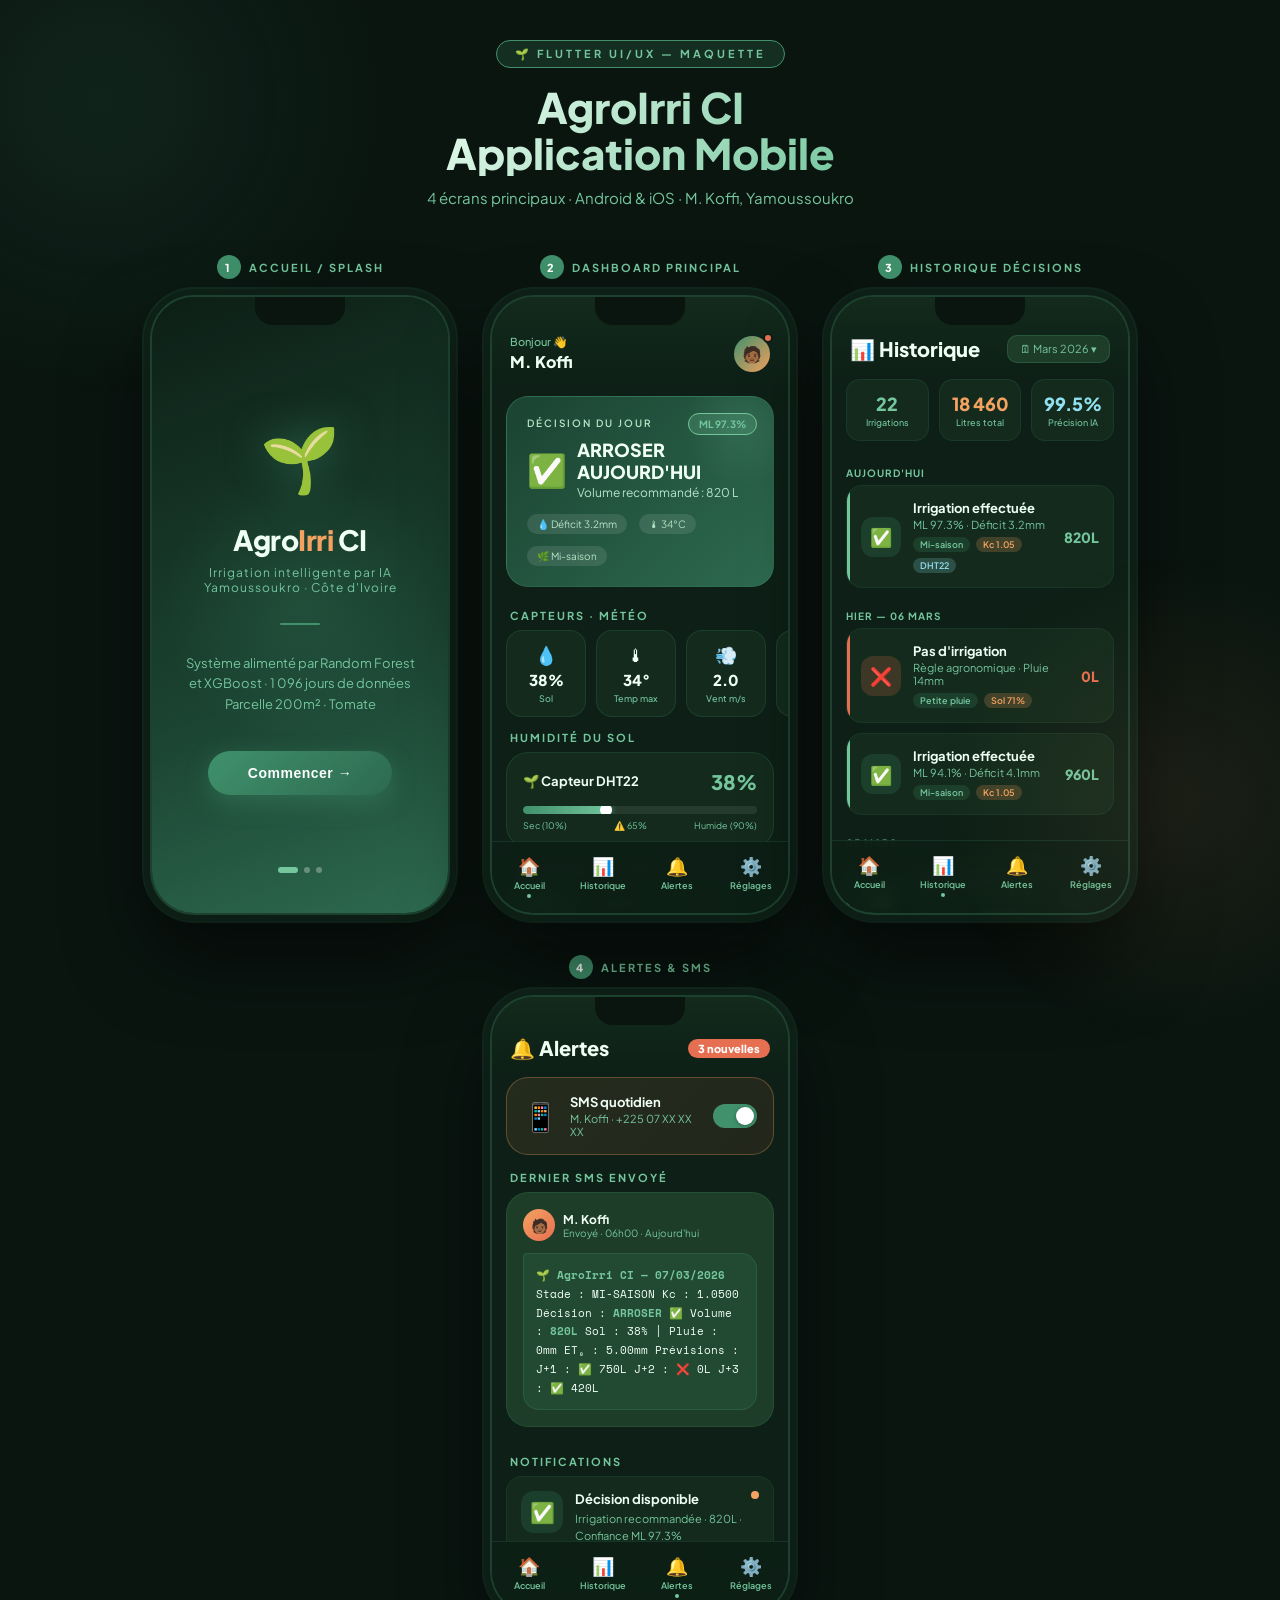
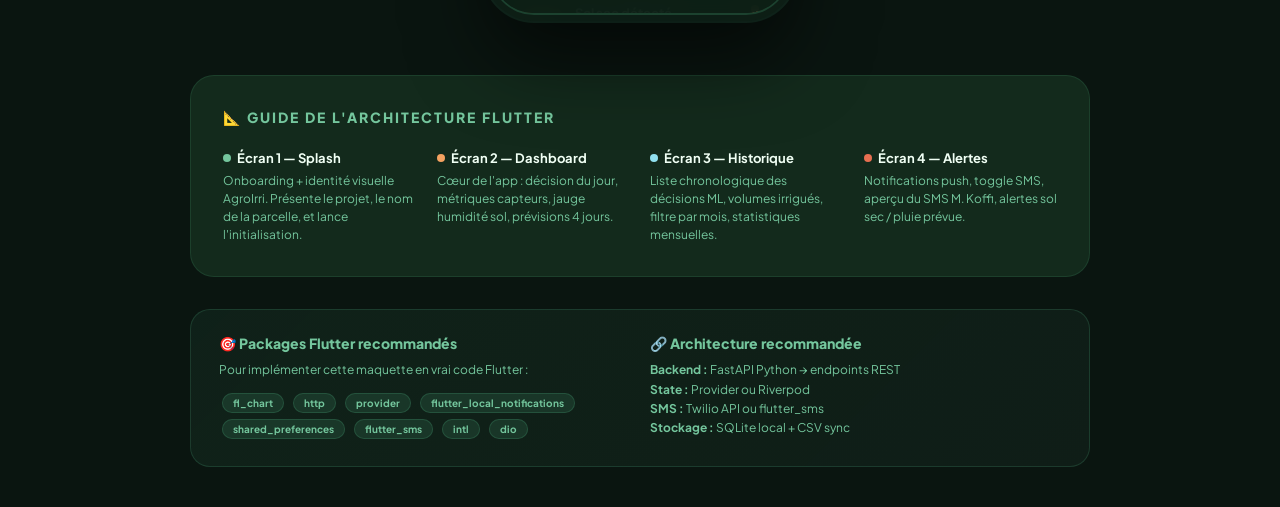
<file: maquette.html>
<!DOCTYPE html>
<html lang="fr">
<head>
<meta charset="UTF-8">
<meta name="viewport" content="width=device-width, initial-scale=1.0">
<title>AgroIrri CI — Maquette App Mobile</title>
<link href="https://fonts.googleapis.com/css2?family=Plus+Jakarta+Sans:wght@300;400;500;600;700;800&family=Space+Mono:wght@400;700&display=swap" rel="stylesheet">
<style>
  :root {
    --green-deep:   #1B4332;
    --green-mid:    #2D6A4F;
    --green-bright: #40916C;
    --green-light:  #74C69D;
    --green-pale:   #B7E4C7;
    --accent:       #F4A261;
    --accent2:      #E76F51;
    --sky:          #90E0EF;
    --bg:           #0D1F16;
    --surface:      #132A1C;
    --surface2:     #1E3D28;
    --text:         #F0FFF4;
    --text-muted:   #74C69D;
    --red:          #E76F51;
    --yellow:       #F4A261;
    --blue:         #90E0EF;
    --card-radius:  22px;
  }

  * { margin:0; padding:0; box-sizing:border-box; }

  body {
    background: #0A1510;
    font-family: 'Plus Jakarta Sans', sans-serif;
    color: var(--text);
    min-height: 100vh;
    display: flex;
    flex-direction: column;
    align-items: center;
    padding: 40px 20px;
    overflow-x: hidden;
  }

  /* Ambient background */
  body::before {
    content: '';
    position: fixed;
    top: -200px; left: -200px;
    width: 600px; height: 600px;
    background: radial-gradient(circle, rgba(64,145,108,0.12) 0%, transparent 70%);
    pointer-events: none;
  }
  body::after {
    content: '';
    position: fixed;
    bottom: -150px; right: -150px;
    width: 500px; height: 500px;
    background: radial-gradient(circle, rgba(244,162,97,0.08) 0%, transparent 70%);
    pointer-events: none;
  }

  /* ── PAGE HEADER ────────────────────────── */
  .page-header {
    text-align: center;
    margin-bottom: 48px;
  }
  .page-header .badge {
    display: inline-block;
    background: rgba(64,145,108,0.2);
    border: 1px solid var(--green-bright);
    color: var(--green-light);
    font-size: 11px;
    font-weight: 700;
    letter-spacing: 3px;
    padding: 6px 18px;
    border-radius: 100px;
    margin-bottom: 16px;
    text-transform: uppercase;
  }
  .page-header h1 {
    font-size: clamp(28px, 4vw, 42px);
    font-weight: 800;
    background: linear-gradient(135deg, #F0FFF4, #74C69D);
    -webkit-background-clip: text;
    -webkit-text-fill-color: transparent;
    background-clip: text;
    line-height: 1.1;
    margin-bottom: 12px;
  }
  .page-header p {
    color: var(--text-muted);
    font-size: 15px;
    font-weight: 400;
  }

  /* ── SCREENS GRID ────────────────────────── */
  .screens-grid {
    display: flex;
    flex-wrap: wrap;
    gap: 40px;
    justify-content: center;
    max-width: 1400px;
    width: 100%;
  }

  .screen-wrapper {
    display: flex;
    flex-direction: column;
    align-items: center;
    gap: 16px;
  }
  .screen-label {
    font-size: 11px;
    font-weight: 700;
    letter-spacing: 2px;
    text-transform: uppercase;
    color: var(--text-muted);
  }
  .screen-num {
    display: inline-flex;
    align-items: center;
    justify-content: center;
    width: 24px; height: 24px;
    background: var(--green-bright);
    border-radius: 50%;
    font-size: 11px;
    font-weight: 800;
    color: white;
    margin-right: 8px;
  }

  /* ── PHONE FRAME ────────────────────────── */
  .phone {
    width: 300px;
    height: 620px;
    background: #0D1F16;
    border-radius: 44px;
    border: 2px solid rgba(64,145,108,0.3);
    box-shadow:
      0 0 0 6px rgba(13,31,22,0.8),
      0 0 0 8px rgba(64,145,108,0.15),
      0 40px 80px rgba(0,0,0,0.6),
      inset 0 0 60px rgba(64,145,108,0.03);
    overflow: hidden;
    position: relative;
    flex-shrink: 0;
  }

  /* Notch */
  .phone::before {
    content: '';
    position: absolute;
    top: 0; left: 50%;
    transform: translateX(-50%);
    width: 90px; height: 28px;
    background: #0A1510;
    border-radius: 0 0 18px 18px;
    z-index: 100;
  }

  .phone-inner {
    width: 100%;
    height: 100%;
    overflow: hidden;
    position: relative;
  }

  /* ══════════════════════════════════════════
     ÉCRAN 1 — SPLASH / ONBOARDING
  ══════════════════════════════════════════ */
  .screen-splash {
    background: linear-gradient(160deg, #0D1F16 0%, #1B4332 60%, #2D6A4F 100%);
    display: flex;
    flex-direction: column;
    align-items: center;
    justify-content: center;
    height: 100%;
    padding: 40px 24px;
    position: relative;
    overflow: hidden;
  }
  .screen-splash::before {
    content: '';
    position: absolute;
    top: 50%; left: 50%;
    transform: translate(-50%, -50%);
    width: 280px; height: 280px;
    background: radial-gradient(circle, rgba(64,145,108,0.2) 0%, transparent 70%);
    border-radius: 50%;
  }
  .splash-icon {
    font-size: 64px;
    margin-bottom: 24px;
    position: relative;
    filter: drop-shadow(0 0 20px rgba(64,145,108,0.5));
  }
  .splash-logo {
    font-size: 28px;
    font-weight: 800;
    color: #F0FFF4;
    letter-spacing: -0.5px;
    position: relative;
  }
  .splash-logo span { color: var(--accent); }
  .splash-sub {
    font-size: 12px;
    color: var(--green-light);
    margin-top: 8px;
    letter-spacing: 1px;
    text-align: center;
    position: relative;
  }
  .splash-divider {
    width: 40px; height: 2px;
    background: var(--green-bright);
    border-radius: 2px;
    margin: 28px auto;
    position: relative;
  }
  .splash-info {
    text-align: center;
    position: relative;
  }
  .splash-info p {
    font-size: 13px;
    color: var(--text-muted);
    line-height: 1.6;
  }
  .splash-btn {
    margin-top: 36px;
    background: linear-gradient(135deg, var(--green-bright), var(--green-mid));
    color: white;
    font-size: 14px;
    font-weight: 700;
    padding: 14px 40px;
    border-radius: 100px;
    border: none;
    position: relative;
    box-shadow: 0 8px 24px rgba(64,145,108,0.4);
    letter-spacing: 0.5px;
    cursor: pointer;
  }
  .splash-dots {
    display: flex;
    gap: 6px;
    position: absolute;
    bottom: 40px;
    left: 50%;
    transform: translateX(-50%);
  }
  .splash-dots span {
    width: 6px; height: 6px;
    border-radius: 50%;
    background: rgba(255,255,255,0.3);
  }
  .splash-dots span.active {
    background: var(--green-light);
    width: 20px;
    border-radius: 3px;
  }

  /* ══════════════════════════════════════════
     ÉCRAN 2 — DASHBOARD
  ══════════════════════════════════════════ */
  .screen-dashboard {
    background: var(--bg);
    height: 100%;
    overflow-y: auto;
    scrollbar-width: none;
  }
  .screen-dashboard::-webkit-scrollbar { display: none; }

  .dash-header {
    background: linear-gradient(180deg, var(--surface) 0%, transparent 100%);
    padding: 38px 18px 16px;
    display: flex;
    align-items: center;
    justify-content: space-between;
  }
  .dash-greeting { font-size: 11px; color: var(--text-muted); font-weight: 500; }
  .dash-name { font-size: 16px; font-weight: 800; color: var(--text); margin-top: 2px; }
  .dash-avatar {
    width: 36px; height: 36px;
    background: linear-gradient(135deg, var(--green-bright), var(--accent));
    border-radius: 50%;
    display: flex; align-items: center; justify-content: center;
    font-size: 16px;
  }
  .notif-badge {
    position: absolute;
    top: -3px; right: -3px;
    width: 10px; height: 10px;
    background: var(--red);
    border-radius: 50%;
    border: 2px solid var(--bg);
  }

  /* Decision card */
  .decision-card {
    margin: 8px 14px;
    padding: 20px;
    border-radius: var(--card-radius);
    background: linear-gradient(135deg, #1B4332 0%, #2D6A4F 100%);
    border: 1px solid rgba(64,145,108,0.4);
    position: relative;
    overflow: hidden;
  }
  .decision-card::before {
    content: '';
    position: absolute;
    top: -30px; right: -30px;
    width: 120px; height: 120px;
    background: radial-gradient(circle, rgba(116,198,157,0.15) 0%, transparent 70%);
    border-radius: 50%;
  }
  .dec-label { font-size: 10px; color: var(--green-pale); letter-spacing: 2px; font-weight: 600; text-transform: uppercase; }
  .dec-status {
    display: flex;
    align-items: center;
    gap: 10px;
    margin-top: 10px;
  }
  .dec-icon { font-size: 32px; }
  .dec-text { font-size: 18px; font-weight: 800; color: #F0FFF4; line-height: 1.2; }
  .dec-vol { font-size: 12px; color: var(--green-pale); margin-top: 2px; }
  .dec-meta {
    display: flex;
    gap: 12px;
    margin-top: 14px;
    flex-wrap: wrap;
  }
  .dec-chip {
    background: rgba(255,255,255,0.1);
    border-radius: 100px;
    padding: 4px 10px;
    font-size: 10px;
    color: var(--green-pale);
    display: flex;
    align-items: center;
    gap: 4px;
  }
  .dec-confidence {
    position: absolute;
    top: 16px; right: 16px;
    background: rgba(116,198,157,0.2);
    border: 1px solid var(--green-light);
    padding: 4px 10px;
    border-radius: 100px;
    font-size: 10px;
    font-weight: 700;
    color: var(--green-light);
  }

  /* Section title */
  .sect-title {
    padding: 14px 18px 8px;
    font-size: 11px;
    font-weight: 700;
    letter-spacing: 2px;
    color: var(--text-muted);
    text-transform: uppercase;
  }

  /* Metrics row */
  .metrics-row {
    display: flex;
    gap: 10px;
    padding: 0 14px;
    overflow-x: auto;
    scrollbar-width: none;
  }
  .metrics-row::-webkit-scrollbar { display: none; }
  .metric-card {
    min-width: 80px;
    background: var(--surface);
    border-radius: 16px;
    padding: 12px 10px;
    display: flex;
    flex-direction: column;
    align-items: center;
    gap: 4px;
    border: 1px solid rgba(64,145,108,0.2);
    flex-shrink: 0;
  }
  .metric-icon { font-size: 18px; }
  .metric-val { font-size: 15px; font-weight: 800; color: var(--text); }
  .metric-lbl { font-size: 9px; color: var(--text-muted); text-align: center; font-weight: 500; }

  /* Forecast strip */
  .forecast-strip {
    display: flex;
    gap: 10px;
    padding: 0 14px;
    overflow-x: auto;
    scrollbar-width: none;
  }
  .forecast-strip::-webkit-scrollbar { display: none; }
  .forecast-item {
    min-width: 70px;
    background: var(--surface);
    border-radius: 16px;
    padding: 12px 8px;
    display: flex;
    flex-direction: column;
    align-items: center;
    gap: 6px;
    border: 1px solid rgba(64,145,108,0.15);
    flex-shrink: 0;
  }
  .forecast-item.active {
    background: linear-gradient(135deg, var(--green-deep), var(--green-mid));
    border-color: var(--green-bright);
  }
  .fc-day { font-size: 10px; color: var(--text-muted); font-weight: 600; }
  .fc-day.active-txt { color: var(--green-pale); }
  .fc-icon { font-size: 20px; }
  .fc-dec {
    font-size: 9px;
    font-weight: 700;
    padding: 2px 6px;
    border-radius: 100px;
  }
  .fc-dec.yes { background: rgba(64,145,108,0.3); color: var(--green-light); }
  .fc-dec.no  { background: rgba(231,111,81,0.3); color: #E76F51; }
  .fc-vol { font-size: 9px; color: var(--text-muted); }

  /* Soil gauge */
  .soil-gauge-card {
    margin: 0 14px;
    background: var(--surface);
    border-radius: var(--card-radius);
    padding: 16px;
    border: 1px solid rgba(64,145,108,0.2);
  }
  .gauge-header { display: flex; justify-content: space-between; align-items: center; margin-bottom: 12px; }
  .gauge-title { font-size: 13px; font-weight: 700; color: var(--text); }
  .gauge-val { font-size: 20px; font-weight: 800; color: var(--green-light); }
  .gauge-bar {
    height: 8px;
    background: rgba(255,255,255,0.08);
    border-radius: 100px;
    overflow: hidden;
    margin-bottom: 6px;
  }
  .gauge-fill {
    height: 100%;
    width: 38%;
    background: linear-gradient(90deg, var(--green-bright), var(--green-light));
    border-radius: 100px;
    position: relative;
  }
  .gauge-fill::after {
    content: '';
    position: absolute;
    right: 0; top: 50%;
    transform: translateY(-50%);
    width: 12px; height: 12px;
    background: white;
    border-radius: 50%;
    box-shadow: 0 0 6px rgba(116,198,157,0.5);
  }
  .gauge-labels { display: flex; justify-content: space-between; font-size: 9px; color: var(--text-muted); }

  /* Bottom nav */
  .bottom-nav {
    position: sticky;
    bottom: 0;
    background: rgba(13,31,22,0.95);
    backdrop-filter: blur(10px);
    border-top: 1px solid rgba(64,145,108,0.2);
    display: flex;
    padding: 8px 0 12px;
  }
  .nav-item {
    flex: 1;
    display: flex;
    flex-direction: column;
    align-items: center;
    gap: 3px;
    font-size: 9px;
    color: var(--text-muted);
    font-weight: 600;
    padding: 4px 0;
    cursor: pointer;
  }
  .nav-item.active { color: var(--green-light); }
  .nav-icon { font-size: 18px; }
  .nav-dot {
    width: 4px; height: 4px;
    background: var(--green-light);
    border-radius: 50%;
  }

  /* ══════════════════════════════════════════
     ÉCRAN 3 — HISTORIQUE
  ══════════════════════════════════════════ */
  .screen-history {
    background: var(--bg);
    height: 100%;
    overflow-y: auto;
    scrollbar-width: none;
  }
  .screen-history::-webkit-scrollbar { display: none; }

  .hist-header {
    padding: 38px 18px 16px;
    display: flex;
    align-items: center;
    justify-content: space-between;
    background: linear-gradient(180deg, var(--surface) 0%, transparent 100%);
  }
  .hist-title { font-size: 20px; font-weight: 800; }
  .filter-btn {
    background: var(--surface2);
    border: 1px solid rgba(64,145,108,0.3);
    border-radius: 10px;
    padding: 6px 12px;
    font-size: 11px;
    color: var(--text-muted);
    display: flex;
    align-items: center;
    gap: 4px;
  }

  /* Stats mini */
  .stats-row {
    display: flex;
    gap: 10px;
    padding: 0 14px 14px;
  }
  .stat-mini {
    flex: 1;
    background: var(--surface);
    border-radius: 14px;
    padding: 12px 10px;
    text-align: center;
    border: 1px solid rgba(64,145,108,0.15);
  }
  .stat-mini-val { font-size: 18px; font-weight: 800; }
  .stat-mini-val.green { color: var(--green-light); }
  .stat-mini-val.orange { color: var(--accent); }
  .stat-mini-val.blue { color: var(--sky); }
  .stat-mini-lbl { font-size: 9px; color: var(--text-muted); margin-top: 2px; font-weight: 500; }

  /* History list */
  .hist-list { padding: 0 14px 80px; }
  .hist-date-sep {
    font-size: 10px;
    font-weight: 700;
    color: var(--text-muted);
    letter-spacing: 1px;
    text-transform: uppercase;
    padding: 12px 0 6px;
  }
  .hist-item {
    background: var(--surface);
    border-radius: 16px;
    padding: 14px;
    margin-bottom: 10px;
    display: flex;
    align-items: center;
    gap: 12px;
    border: 1px solid rgba(64,145,108,0.12);
    position: relative;
    overflow: hidden;
  }
  .hist-item::before {
    content: '';
    position: absolute;
    left: 0; top: 0; bottom: 0;
    width: 3px;
    border-radius: 3px 0 0 3px;
  }
  .hist-item.irrigated::before { background: var(--green-light); }
  .hist-item.not-irrigated::before { background: var(--red); }
  .hist-icon-wrap {
    width: 40px; height: 40px;
    border-radius: 12px;
    display: flex;
    align-items: center;
    justify-content: center;
    font-size: 18px;
    flex-shrink: 0;
  }
  .hist-icon-wrap.green { background: rgba(64,145,108,0.2); }
  .hist-icon-wrap.red { background: rgba(231,111,81,0.2); }
  .hist-content { flex: 1; }
  .hist-item-title { font-size: 13px; font-weight: 700; color: var(--text); }
  .hist-item-sub { font-size: 11px; color: var(--text-muted); margin-top: 2px; }
  .hist-item-meta { display: flex; gap: 6px; margin-top: 6px; flex-wrap: wrap; }
  .hist-tag {
    font-size: 9px;
    padding: 2px 7px;
    border-radius: 100px;
    font-weight: 600;
  }
  .hist-tag.green { background: rgba(64,145,108,0.2); color: var(--green-light); }
  .hist-tag.orange { background: rgba(244,162,97,0.2); color: var(--accent); }
  .hist-tag.blue { background: rgba(144,224,239,0.2); color: var(--sky); }
  .hist-vol { font-size: 14px; font-weight: 800; color: var(--green-light); flex-shrink: 0; }

  /* ══════════════════════════════════════════
     ÉCRAN 4 — ALERTES / NOTIFICATIONS
  ══════════════════════════════════════════ */
  .screen-alerts {
    background: var(--bg);
    height: 100%;
    overflow-y: auto;
    scrollbar-width: none;
  }
  .screen-alerts::-webkit-scrollbar { display: none; }

  .alerts-header {
    padding: 38px 18px 16px;
    background: linear-gradient(180deg, var(--surface) 0%, transparent 100%);
    display: flex;
    align-items: center;
    justify-content: space-between;
  }
  .alerts-title { font-size: 20px; font-weight: 800; }
  .alerts-count {
    background: var(--red);
    color: white;
    font-size: 11px;
    font-weight: 800;
    padding: 3px 10px;
    border-radius: 100px;
  }

  /* Toggle SMS */
  .sms-toggle-card {
    margin: 0 14px 16px;
    background: linear-gradient(135deg, rgba(244,162,97,0.1), rgba(231,111,81,0.1));
    border: 1px solid rgba(244,162,97,0.3);
    border-radius: var(--card-radius);
    padding: 16px;
    display: flex;
    align-items: center;
    gap: 12px;
  }
  .sms-icon { font-size: 28px; }
  .sms-info { flex: 1; }
  .sms-title { font-size: 13px; font-weight: 700; color: var(--text); }
  .sms-sub { font-size: 11px; color: var(--text-muted); margin-top: 2px; }
  .toggle {
    width: 44px; height: 24px;
    background: var(--green-bright);
    border-radius: 100px;
    position: relative;
    flex-shrink: 0;
  }
  .toggle::after {
    content: '';
    position: absolute;
    top: 3px; right: 3px;
    width: 18px; height: 18px;
    background: white;
    border-radius: 50%;
    box-shadow: 0 1px 4px rgba(0,0,0,0.3);
  }

  .alerts-list { padding: 0 14px 80px; }
  .alert-item {
    background: var(--surface);
    border-radius: 16px;
    padding: 14px;
    margin-bottom: 10px;
    display: flex;
    gap: 12px;
    border: 1px solid rgba(64,145,108,0.12);
    position: relative;
  }
  .alert-dot {
    position: absolute;
    top: 14px; right: 14px;
    width: 8px; height: 8px;
    border-radius: 50%;
    background: var(--accent);
  }
  .alert-icon-wrap {
    width: 42px; height: 42px;
    border-radius: 13px;
    display: flex;
    align-items: center;
    justify-content: center;
    font-size: 20px;
    flex-shrink: 0;
  }
  .alert-icon-wrap.green { background: rgba(64,145,108,0.2); }
  .alert-icon-wrap.orange { background: rgba(244,162,97,0.2); }
  .alert-icon-wrap.red { background: rgba(231,111,81,0.2); }
  .alert-icon-wrap.blue { background: rgba(144,224,239,0.2); }
  .alert-content { flex: 1; padding-right: 16px; }
  .alert-title { font-size: 13px; font-weight: 700; color: var(--text); }
  .alert-msg { font-size: 11px; color: var(--text-muted); margin-top: 4px; line-height: 1.5; }
  .alert-time { font-size: 10px; color: rgba(116,198,157,0.6); margin-top: 6px; font-family: 'Space Mono', monospace; }

  /* SMS Preview card */
  .sms-preview {
    margin: 0 14px 14px;
    background: var(--surface2);
    border-radius: var(--card-radius);
    padding: 16px;
    border: 1px solid rgba(64,145,108,0.2);
  }
  .sms-preview-header {
    display: flex;
    align-items: center;
    gap: 8px;
    margin-bottom: 12px;
  }
  .sms-preview-avatar {
    width: 32px; height: 32px;
    background: linear-gradient(135deg, var(--accent), var(--accent2));
    border-radius: 50%;
    display: flex; align-items: center; justify-content: center;
    font-size: 14px;
  }
  .sms-preview-name { font-size: 12px; font-weight: 700; }
  .sms-preview-sub { font-size: 10px; color: var(--text-muted); }
  .sms-bubble {
    background: rgba(64,145,108,0.15);
    border: 1px solid rgba(64,145,108,0.25);
    border-radius: 4px 16px 16px 16px;
    padding: 12px;
    font-size: 11px;
    color: var(--text);
    line-height: 1.7;
    font-family: 'Space Mono', monospace;
  }
  .sms-bubble strong { color: var(--green-light); }

  /* ── LEGEND SECTION ─── */
  .legend-section {
    margin-top: 60px;
    max-width: 900px;
    width: 100%;
    background: var(--surface);
    border-radius: 24px;
    padding: 32px;
    border: 1px solid rgba(64,145,108,0.2);
  }
  .legend-title {
    font-size: 14px;
    font-weight: 800;
    letter-spacing: 2px;
    text-transform: uppercase;
    color: var(--text-muted);
    margin-bottom: 24px;
    display: flex;
    align-items: center;
    gap: 8px;
  }
  .legend-grid {
    display: grid;
    grid-template-columns: repeat(auto-fit, minmax(180px, 1fr));
    gap: 20px;
  }
  .legend-item {
    display: flex;
    flex-direction: column;
    gap: 6px;
  }
  .legend-item-title {
    font-size: 13px;
    font-weight: 700;
    color: var(--text);
    display: flex;
    align-items: center;
    gap: 6px;
  }
  .legend-dot {
    width: 8px; height: 8px;
    border-radius: 50%;
    background: var(--green-light);
    flex-shrink: 0;
  }
  .legend-item p {
    font-size: 12px;
    color: var(--text-muted);
    line-height: 1.5;
  }

  /* Flutter info banner */
  .flutter-banner {
    margin-top: 32px;
    max-width: 900px;
    width: 100%;
    background: linear-gradient(135deg, rgba(64,145,108,0.1), rgba(116,198,157,0.05));
    border: 1px solid rgba(64,145,108,0.25);
    border-radius: 20px;
    padding: 24px 28px;
    display: flex;
    gap: 20px;
    align-items: flex-start;
    flex-wrap: wrap;
  }
  .flutter-banner h3 {
    font-size: 14px;
    font-weight: 800;
    color: var(--green-light);
    margin-bottom: 8px;
  }
  .flutter-banner p {
    font-size: 12px;
    color: var(--text-muted);
    line-height: 1.6;
  }
  .flutter-chip {
    display: inline-block;
    background: rgba(64,145,108,0.2);
    border: 1px solid rgba(64,145,108,0.3);
    color: var(--green-light);
    font-size: 10px;
    font-weight: 700;
    padding: 3px 10px;
    border-radius: 100px;
    margin: 3px;
  }

  /* Animations */
  @keyframes fadeUp {
    from { opacity: 0; transform: translateY(20px); }
    to   { opacity: 1; transform: translateY(0); }
  }
  .phone { animation: fadeUp 0.6s ease both; }
  .phone:nth-child(1) { animation-delay: 0.1s; }
  .phone:nth-child(2) { animation-delay: 0.2s; }
  .phone:nth-child(3) { animation-delay: 0.3s; }
  .phone:nth-child(4) { animation-delay: 0.4s; }

  @keyframes pulse {
    0%, 100% { opacity: 1; }
    50% { opacity: 0.6; }
  }
  .alert-dot { animation: pulse 2s ease infinite; }
</style>
</head>
<body>

<!-- PAGE HEADER -->
<div class="page-header">
  <div class="badge">🌱 Flutter UI/UX — Maquette</div>
  <h1>AgroIrri CI<br>Application Mobile</h1>
  <p>4 écrans principaux · Android & iOS · M. Koffi, Yamoussoukro</p>
</div>

<!-- SCREENS GRID -->
<div class="screens-grid">

  <!-- ═══ ÉCRAN 1 — SPLASH ═══ -->
  <div class="screen-wrapper">
    <div class="screen-label"><span class="screen-num">1</span>Accueil / Splash</div>
    <div class="phone">
      <div class="phone-inner">
        <div class="screen-splash">
          <div class="splash-icon">🌱</div>
          <div class="splash-logo">Agro<span>Irri</span> CI</div>
          <div class="splash-sub">Irrigation intelligente par IA<br>Yamoussoukro · Côte d'Ivoire</div>
          <div class="splash-divider"></div>
          <div class="splash-info">
            <p>Système alimenté par Random Forest<br>et XGBoost · 1 096 jours de données<br>Parcelle 200m² · Tomate</p>
          </div>
          <button class="splash-btn">Commencer →</button>
          <div class="splash-dots">
            <span class="active"></span>
            <span></span>
            <span></span>
          </div>
        </div>
      </div>
    </div>
  </div>

  <!-- ═══ ÉCRAN 2 — DASHBOARD ═══ -->
  <div class="screen-wrapper">
    <div class="screen-label"><span class="screen-num">2</span>Dashboard Principal</div>
    <div class="phone">
      <div class="phone-inner">
        <div class="screen-dashboard">

          <!-- Header -->
          <div class="dash-header">
            <div>
              <div class="dash-greeting">Bonjour 👋</div>
              <div class="dash-name">M. Koffi</div>
            </div>
            <div style="position:relative">
              <div class="dash-avatar">🧑🏾</div>
              <div class="notif-badge"></div>
            </div>
          </div>

          <!-- Decision Card -->
          <div class="decision-card">
            <div class="dec-label">Décision du jour</div>
            <div class="dec-confidence">ML 97.3%</div>
            <div class="dec-status">
              <div class="dec-icon">✅</div>
              <div>
                <div class="dec-text">ARROSER<br>AUJOURD'HUI</div>
                <div class="dec-vol">Volume recommandé : 820 L</div>
              </div>
            </div>
            <div class="dec-meta">
              <div class="dec-chip">💧 Déficit 3.2mm</div>
              <div class="dec-chip">🌡 34°C</div>
              <div class="dec-chip">🌿 Mi-saison</div>
            </div>
          </div>

          <!-- Metrics -->
          <div class="sect-title">Capteurs · Météo</div>
          <div class="metrics-row">
            <div class="metric-card">
              <div class="metric-icon">💧</div>
              <div class="metric-val">38%</div>
              <div class="metric-lbl">Sol</div>
            </div>
            <div class="metric-card">
              <div class="metric-icon">🌡</div>
              <div class="metric-val">34°</div>
              <div class="metric-lbl">Temp max</div>
            </div>
            <div class="metric-card">
              <div class="metric-icon">💨</div>
              <div class="metric-val">2.0</div>
              <div class="metric-lbl">Vent m/s</div>
            </div>
            <div class="metric-card">
              <div class="metric-icon">🌧</div>
              <div class="metric-val">0mm</div>
              <div class="metric-lbl">Pluie</div>
            </div>
            <div class="metric-card">
              <div class="metric-icon">☀️</div>
              <div class="metric-val">5.0</div>
              <div class="metric-lbl">ET₀ mm</div>
            </div>
          </div>

          <!-- Soil gauge -->
          <div class="sect-title">Humidité du sol</div>
          <div class="soil-gauge-card">
            <div class="gauge-header">
              <div class="gauge-title">🌱 Capteur DHT22</div>
              <div class="gauge-val">38%</div>
            </div>
            <div class="gauge-bar">
              <div class="gauge-fill"></div>
            </div>
            <div class="gauge-labels">
              <span>Sec (10%)</span>
              <span>⚠️ 65%</span>
              <span>Humide (90%)</span>
            </div>
          </div>

          <!-- Forecast -->
          <div class="sect-title">Prévisions 3 jours</div>
          <div class="forecast-strip">
            <div class="forecast-item active">
              <div class="fc-day active-txt">Auj.</div>
              <div class="fc-icon">☀️</div>
              <div class="fc-dec yes">✅ OUI</div>
              <div class="fc-vol">820L</div>
            </div>
            <div class="forecast-item">
              <div class="fc-day">Dem.</div>
              <div class="fc-icon">🌤</div>
              <div class="fc-dec yes">✅ OUI</div>
              <div class="fc-vol">750L</div>
            </div>
            <div class="forecast-item">
              <div class="fc-day">J+2</div>
              <div class="fc-icon">🌧</div>
              <div class="fc-dec no">❌ NON</div>
              <div class="fc-vol">0L</div>
            </div>
            <div class="forecast-item">
              <div class="fc-day">J+3</div>
              <div class="fc-icon">⛅</div>
              <div class="fc-dec yes">✅ OUI</div>
              <div class="fc-vol">420L</div>
            </div>
          </div>

          <div style="height: 14px;"></div>

          <!-- Bottom Nav -->
          <div class="bottom-nav">
            <div class="nav-item active">
              <div class="nav-icon">🏠</div>
              <span>Accueil</span>
              <div class="nav-dot"></div>
            </div>
            <div class="nav-item">
              <div class="nav-icon">📊</div>
              <span>Historique</span>
            </div>
            <div class="nav-item">
              <div class="nav-icon">🔔</div>
              <span>Alertes</span>
            </div>
            <div class="nav-item">
              <div class="nav-icon">⚙️</div>
              <span>Réglages</span>
            </div>
          </div>
        </div>
      </div>
    </div>
  </div>

  <!-- ═══ ÉCRAN 3 — HISTORIQUE ═══ -->
  <div class="screen-wrapper">
    <div class="screen-label"><span class="screen-num">3</span>Historique Décisions</div>
    <div class="phone">
      <div class="phone-inner">
        <div class="screen-history">

          <div class="hist-header">
            <div class="hist-title">📊 Historique</div>
            <div class="filter-btn">🗓 Mars 2026 ▾</div>
          </div>

          <!-- Mini stats -->
          <div class="stats-row">
            <div class="stat-mini">
              <div class="stat-mini-val green">22</div>
              <div class="stat-mini-lbl">Irrigations</div>
            </div>
            <div class="stat-mini">
              <div class="stat-mini-val orange">18 460</div>
              <div class="stat-mini-lbl">Litres total</div>
            </div>
            <div class="stat-mini">
              <div class="stat-mini-val blue">99.5%</div>
              <div class="stat-mini-lbl">Précision IA</div>
            </div>
          </div>

          <div class="hist-list">
            <div class="hist-date-sep">Aujourd'hui</div>

            <div class="hist-item irrigated">
              <div class="hist-icon-wrap green">✅</div>
              <div class="hist-content">
                <div class="hist-item-title">Irrigation effectuée</div>
                <div class="hist-item-sub">ML 97.3% · Déficit 3.2mm</div>
                <div class="hist-item-meta">
                  <span class="hist-tag green">Mi-saison</span>
                  <span class="hist-tag orange">Kc 1.05</span>
                  <span class="hist-tag blue">DHT22</span>
                </div>
              </div>
              <div class="hist-vol">820L</div>
            </div>

            <div class="hist-date-sep">Hier — 06 Mars</div>

            <div class="hist-item not-irrigated">
              <div class="hist-icon-wrap red">❌</div>
              <div class="hist-content">
                <div class="hist-item-title">Pas d'irrigation</div>
                <div class="hist-item-sub">Règle agronomique · Pluie 14mm</div>
                <div class="hist-item-meta">
                  <span class="hist-tag green">Petite pluie</span>
                  <span class="hist-tag orange">Sol 71%</span>
                </div>
              </div>
              <div class="hist-vol" style="color:var(--red)">0L</div>
            </div>

            <div class="hist-item irrigated">
              <div class="hist-icon-wrap green">✅</div>
              <div class="hist-content">
                <div class="hist-item-title">Irrigation effectuée</div>
                <div class="hist-item-sub">ML 94.1% · Déficit 4.1mm</div>
                <div class="hist-item-meta">
                  <span class="hist-tag green">Mi-saison</span>
                  <span class="hist-tag orange">Kc 1.05</span>
                </div>
              </div>
              <div class="hist-vol">960L</div>
            </div>

            <div class="hist-date-sep">05 Mars</div>

            <div class="hist-item irrigated">
              <div class="hist-icon-wrap green">✅</div>
              <div class="hist-content">
                <div class="hist-item-title">Irrigation effectuée</div>
                <div class="hist-item-sub">ML 99.1% · Sol sec 35%</div>
                <div class="hist-item-meta">
                  <span class="hist-tag green">Mi-saison</span>
                  <span class="hist-tag blue">API Météo</span>
                </div>
              </div>
              <div class="hist-vol">1 120L</div>
            </div>
          </div>

          <!-- Bottom Nav -->
          <div class="bottom-nav">
            <div class="nav-item">
              <div class="nav-icon">🏠</div>
              <span>Accueil</span>
            </div>
            <div class="nav-item active">
              <div class="nav-icon">📊</div>
              <span>Historique</span>
              <div class="nav-dot"></div>
            </div>
            <div class="nav-item">
              <div class="nav-icon">🔔</div>
              <span>Alertes</span>
            </div>
            <div class="nav-item">
              <div class="nav-icon">⚙️</div>
              <span>Réglages</span>
            </div>
          </div>
        </div>
      </div>
    </div>
  </div>

  <!-- ═══ ÉCRAN 4 — ALERTES ═══ -->
  <div class="screen-wrapper">
    <div class="screen-label"><span class="screen-num">4</span>Alertes & SMS</div>
    <div class="phone">
      <div class="phone-inner">
        <div class="screen-alerts">

          <div class="alerts-header">
            <div class="alerts-title">🔔 Alertes</div>
            <div class="alerts-count">3 nouvelles</div>
          </div>

          <!-- SMS Toggle -->
          <div class="sms-toggle-card">
            <div class="sms-icon">📱</div>
            <div class="sms-info">
              <div class="sms-title">SMS quotidien</div>
              <div class="sms-sub">M. Koffi · +225 07 XX XX XX</div>
            </div>
            <div class="toggle"></div>
          </div>

          <!-- SMS Preview -->
          <div class="sect-title" style="padding-top:0">Dernier SMS envoyé</div>
          <div class="sms-preview">
            <div class="sms-preview-header">
              <div class="sms-preview-avatar">🧑🏾</div>
              <div>
                <div class="sms-preview-name">M. Koffi</div>
                <div class="sms-preview-sub">Envoyé · 06h00 · Aujourd'hui</div>
              </div>
            </div>
            <div class="sms-bubble">
<strong>🌱 AgroIrri CI — 07/03/2026</strong>
Stade    : MI-SAISON
Kc       : 1.0500
Décision : <strong>ARROSER ✅</strong>
Volume   : <strong>820L</strong>
Sol : 38% | Pluie : 0mm
ET₀ : 5.00mm

Prévisions :
  J+1 : ✅ 750L
  J+2 : ❌ 0L
  J+3 : ✅ 420L
            </div>
          </div>

          <!-- Alerts list -->
          <div class="sect-title">Notifications</div>
          <div class="alerts-list">

            <div class="alert-item">
              <div class="alert-dot"></div>
              <div class="alert-icon-wrap green">✅</div>
              <div class="alert-content">
                <div class="alert-title">Décision disponible</div>
                <div class="alert-msg">Irrigation recommandée · 820L · Confiance ML 97.3%</div>
                <div class="alert-time">Aujourd'hui · 06:00</div>
              </div>
            </div>

            <div class="alert-item">
              <div class="alert-dot"></div>
              <div class="alert-icon-wrap orange">⚠️</div>
              <div class="alert-content">
                <div class="alert-title">Sol sec détecté</div>
                <div class="alert-msg">Humidité sol à 38% — en dessous du seuil optimal (65%)</div>
                <div class="alert-time">Aujourd'hui · 05:45</div>
              </div>
            </div>

            <div class="alert-item">
              <div class="alert-dot"></div>
              <div class="alert-icon-wrap blue">🌧</div>
              <div class="alert-content">
                <div class="alert-title">Pluie prévue J+2</div>
                <div class="alert-msg">14mm prévus après-demain · Irrigation annulée automatiquement</div>
                <div class="alert-time">Aujourd'hui · 05:45</div>
              </div>
            </div>

            <div class="alert-item">
              <div class="alert-icon-wrap green">📡</div>
              <div class="alert-content">
                <div class="alert-title">Synchronisation réussie</div>
                <div class="alert-msg">API Open-Meteo · 4 jours de prévisions récupérés</div>
                <div class="alert-time">Hier · 06:00</div>
              </div>
            </div>

          </div>

          <!-- Bottom Nav -->
          <div class="bottom-nav">
            <div class="nav-item">
              <div class="nav-icon">🏠</div>
              <span>Accueil</span>
            </div>
            <div class="nav-item">
              <div class="nav-icon">📊</div>
              <span>Historique</span>
            </div>
            <div class="nav-item active">
              <div class="nav-icon">🔔</div>
              <span>Alertes</span>
              <div class="nav-dot"></div>
            </div>
            <div class="nav-item">
              <div class="nav-icon">⚙️</div>
              <span>Réglages</span>
            </div>
          </div>
        </div>
      </div>
    </div>
  </div>

</div><!-- end screens-grid -->

<!-- LÉGENDE -->
<div class="legend-section">
  <div class="legend-title">📐 Guide de l'architecture Flutter</div>
  <div class="legend-grid">
    <div class="legend-item">
      <div class="legend-item-title"><div class="legend-dot"></div>Écran 1 — Splash</div>
      <p>Onboarding + identité visuelle AgroIrri. Présente le projet, le nom de la parcelle, et lance l'initialisation.</p>
    </div>
    <div class="legend-item">
      <div class="legend-item-title"><div class="legend-dot" style="background:var(--accent)"></div>Écran 2 — Dashboard</div>
      <p>Cœur de l'app : décision du jour, métriques capteurs, jauge humidité sol, prévisions 4 jours.</p>
    </div>
    <div class="legend-item">
      <div class="legend-item-title"><div class="legend-dot" style="background:var(--sky)"></div>Écran 3 — Historique</div>
      <p>Liste chronologique des décisions ML, volumes irrigués, filtre par mois, statistiques mensuelles.</p>
    </div>
    <div class="legend-item">
      <div class="legend-item-title"><div class="legend-dot" style="background:var(--red)"></div>Écran 4 — Alertes</div>
      <p>Notifications push, toggle SMS, aperçu du SMS M. Koffi, alertes sol sec / pluie prévue.</p>
    </div>
  </div>
</div>

<!-- FLUTTER INFO -->
<div class="flutter-banner">
  <div style="flex:1; min-width:200px">
    <h3>🎯 Packages Flutter recommandés</h3>
    <p>Pour implémenter cette maquette en vrai code Flutter :</p>
    <div style="margin-top: 10px;">
      <span class="flutter-chip">fl_chart</span>
      <span class="flutter-chip">http</span>
      <span class="flutter-chip">provider</span>
      <span class="flutter-chip">flutter_local_notifications</span>
      <span class="flutter-chip">shared_preferences</span>
      <span class="flutter-chip">flutter_sms</span>
      <span class="flutter-chip">intl</span>
      <span class="flutter-chip">dio</span>
    </div>
  </div>
  <div style="flex:1; min-width:200px">
    <h3>🔗 Architecture recommandée</h3>
    <p><strong style="color:var(--green-light)">Backend :</strong> FastAPI Python → endpoints REST<br>
    <strong style="color:var(--green-light)">State :</strong> Provider ou Riverpod<br>
    <strong style="color:var(--green-light)">SMS :</strong> Twilio API ou flutter_sms<br>
    <strong style="color:var(--green-light)">Stockage :</strong> SQLite local + CSV sync</p>
  </div>
</div>

</body>
</html>
</file>
<file: docs/style.css>
/* RESET */
* {
    margin: 0;
    padding: 0;
    box-sizing: border-box;
    font-family: "Segoe UI", Tahoma, Arial, sans-serif;
}

/* GLOBAL */
body {
    background-color: #f5f7fa;
    color: #2c2c2c;
    line-height: 1.6;
}

/* HERO */
.hero {
    background: linear-gradient(135deg, #0f2027, #203a43, #2c5364);
    color: #ffffff;
    padding: 80px 20px;
    text-align: center;
}

.hero-content {
    max-width: 800px;
    margin: auto;
}

.hero h1 {
    font-size: 2.6rem;
    margin-bottom: 20px;
}

.hero p {
    font-size: 1.1rem;
    opacity: 0.95;
}

/* CONTAINER */
.container {
    max-width: 1000px;
    margin: 60px auto;
    padding: 0 20px;
}

/* SECTIONS */
.section {
    margin-bottom: 60px;
}

.section h2 {
    font-size: 2rem;
    margin-bottom: 20px;
    color: #203a43;
}

.section p {
    margin-bottom: 15px;
    font-size: 1rem;
}

/* DARK SECTION */
.section-dark {
    background-color: #ffffff;
    padding: 40px;
    border-left: 5px solid #2c5364;
}

/* BUTTON */
.btn {
    display: inline-block;
    margin-top: 20px;
    padding: 14px 28px;
    background-color: #2c5364;
    color: #ffffff;
    text-decoration: none;
    font-weight: 500;
    border-radius: 4px;
    transition: background-color 0.3s ease;
}

.btn:hover {
    background-color: #203a43;
}

/* FOOTER */
.footer {
    background-color: #203a43;
    color: #ffffff;
    text-align: center;
    padding: 20px;
    font-size: 0.9rem;
}
</file>
